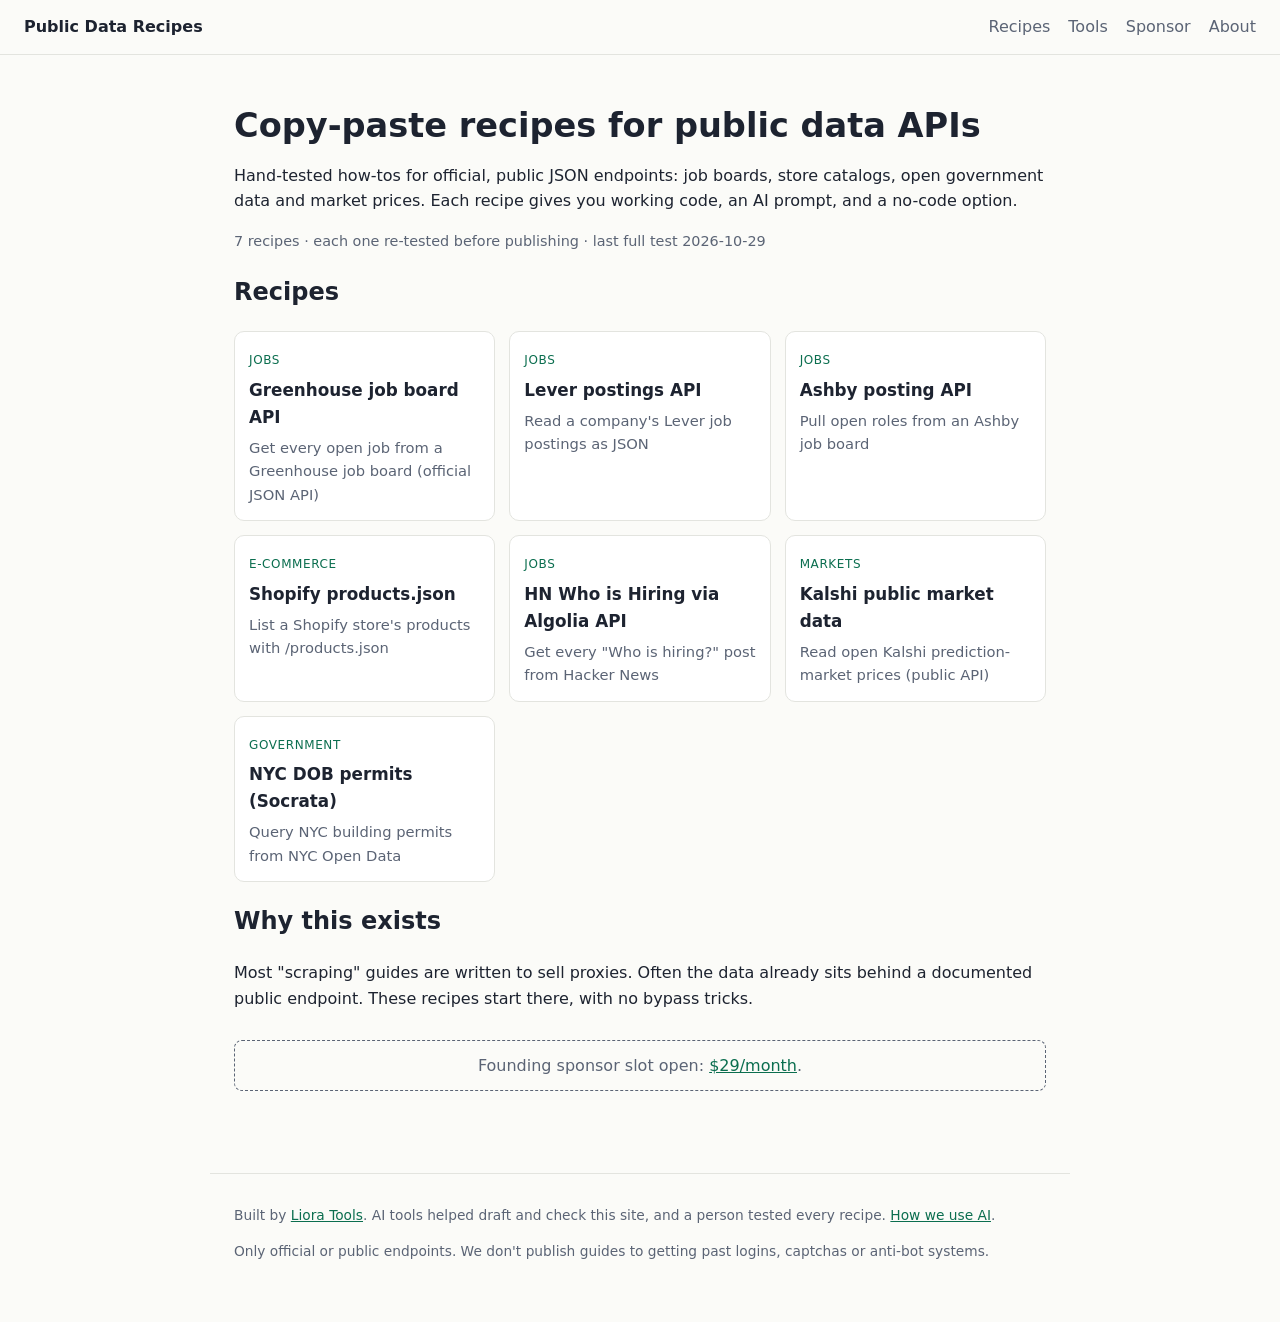
<file: public-data-recipes/index.html>
<!doctype html>
<html lang="en"><head><meta charset="utf-8"><meta name="viewport" content="width=device-width,initial-scale=1">
<title>Copy-paste recipes for public data APIs · Public Data Recipes</title>
<meta name="description" content="Hand-tested recipes for official public JSON endpoints: job boards, Shopify catalogs, open data and market prices.">
<link rel="canonical" href="https://liorablyth.github.io/public-data-recipes/">
<link rel="stylesheet" href="style.css">
</head><body>
<header class="top"><a class="brand" href="index.html">Public Data Recipes</a>
<nav><a href="index.html#recipes">Recipes</a><a href="tools.html">Tools</a><a href="sponsor.html">Sponsor</a><a href="about.html">About</a></nav></header>
<main><section class="hero"><h1>Copy-paste recipes for public data APIs</h1>
<p>Hand-tested how-tos for official, public JSON endpoints: job boards, store catalogs, open government data and market prices. Each recipe gives you working code, an AI prompt, and a no-code option.</p>
<p class="meta">7 recipes · each one re-tested before publishing · last full test 2026-10-29</p></section>
<section id="recipes"><h2>Recipes</h2><div class="grid"><a class="card" href="recipes/greenhouse-job-board-api.html"><span class="tag">Jobs</span><h3>Greenhouse job board API</h3><p>Get every open job from a Greenhouse job board (official JSON API)</p></a><a class="card" href="recipes/lever-postings-api.html"><span class="tag">Jobs</span><h3>Lever postings API</h3><p>Read a company&#x27;s Lever job postings as JSON</p></a><a class="card" href="recipes/ashby-job-board-api.html"><span class="tag">Jobs</span><h3>Ashby posting API</h3><p>Pull open roles from an Ashby job board</p></a><a class="card" href="recipes/shopify-products-json.html"><span class="tag">E-commerce</span><h3>Shopify products.json</h3><p>List a Shopify store&#x27;s products with /products.json</p></a><a class="card" href="recipes/hacker-news-who-is-hiring-api.html"><span class="tag">Jobs</span><h3>HN Who is Hiring via Algolia API</h3><p>Get every &quot;Who is hiring?&quot; post from Hacker News</p></a><a class="card" href="recipes/kalshi-markets-api.html"><span class="tag">Markets</span><h3>Kalshi public market data</h3><p>Read open Kalshi prediction-market prices (public API)</p></a><a class="card" href="recipes/nyc-building-permits-api.html"><span class="tag">Government</span><h3>NYC DOB permits (Socrata)</h3><p>Query NYC building permits from NYC Open Data</p></a></div></section>
<section><h2>Why this exists</h2><p>Most "scraping" guides are written to sell proxies. Often the data already sits behind a documented public endpoint. These recipes start there, with no bypass tricks.</p></section>
<aside class="slot">Founding sponsor slot open: <a href="sponsor.html">$29/month</a>.</aside></main>
<footer><p>Built by <a href="https://apify.com/liora-tools">Liora Tools</a>. AI tools helped draft and check this site, and a person tested every recipe. <a href="about.html#ai">How we use AI</a>.</p>
<p>Only official or public endpoints. We don't publish guides to getting past logins, captchas or anti-bot systems.</p></footer>
</body></html>
</file>
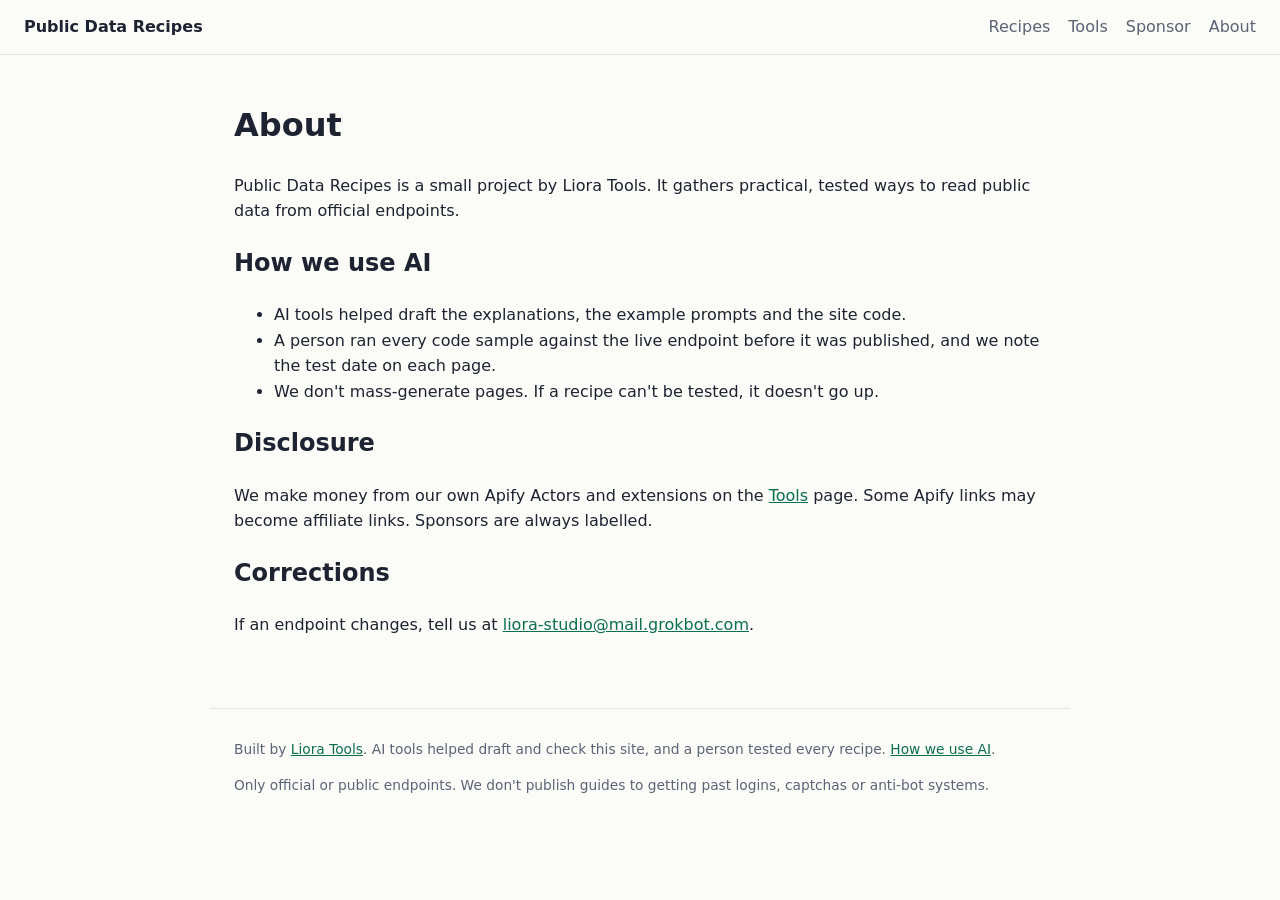
<file: public-data-recipes/about.html>
<!doctype html>
<html lang="en"><head><meta charset="utf-8"><meta name="viewport" content="width=device-width,initial-scale=1">
<title>About · Public Data Recipes</title>
<meta name="description" content="About Public Data Recipes and how we use AI.">
<link rel="canonical" href="https://liorablyth.github.io/public-data-recipes/about.html">
<link rel="stylesheet" href="style.css">
</head><body>
<header class="top"><a class="brand" href="index.html">Public Data Recipes</a>
<nav><a href="index.html#recipes">Recipes</a><a href="tools.html">Tools</a><a href="sponsor.html">Sponsor</a><a href="about.html">About</a></nav></header>
<main><h1>About</h1><p>Public Data Recipes is a small project by Liora Tools. It gathers practical, tested ways to read public data from official endpoints.</p>
<h2 id="ai">How we use AI</h2><ul><li>AI tools helped draft the explanations, the example prompts and the site code.</li>
<li>A person ran every code sample against the live endpoint before it was published, and we note the test date on each page.</li>
<li>We don't mass-generate pages. If a recipe can't be tested, it doesn't go up.</li></ul>
<h2>Disclosure</h2><p>We make money from our own Apify Actors and extensions on the <a href="tools.html">Tools</a> page. Some Apify links may become affiliate links. Sponsors are always labelled.</p>
<h2>Corrections</h2><p>If an endpoint changes, tell us at <a href="mailto:liora-studio@mail.grokbot.com">liora-studio@mail.grokbot.com</a>.</p></main>
<footer><p>Built by <a href="https://apify.com/liora-tools">Liora Tools</a>. AI tools helped draft and check this site, and a person tested every recipe. <a href="about.html#ai">How we use AI</a>.</p>
<p>Only official or public endpoints. We don't publish guides to getting past logins, captchas or anti-bot systems.</p></footer>
</body></html>
</file>
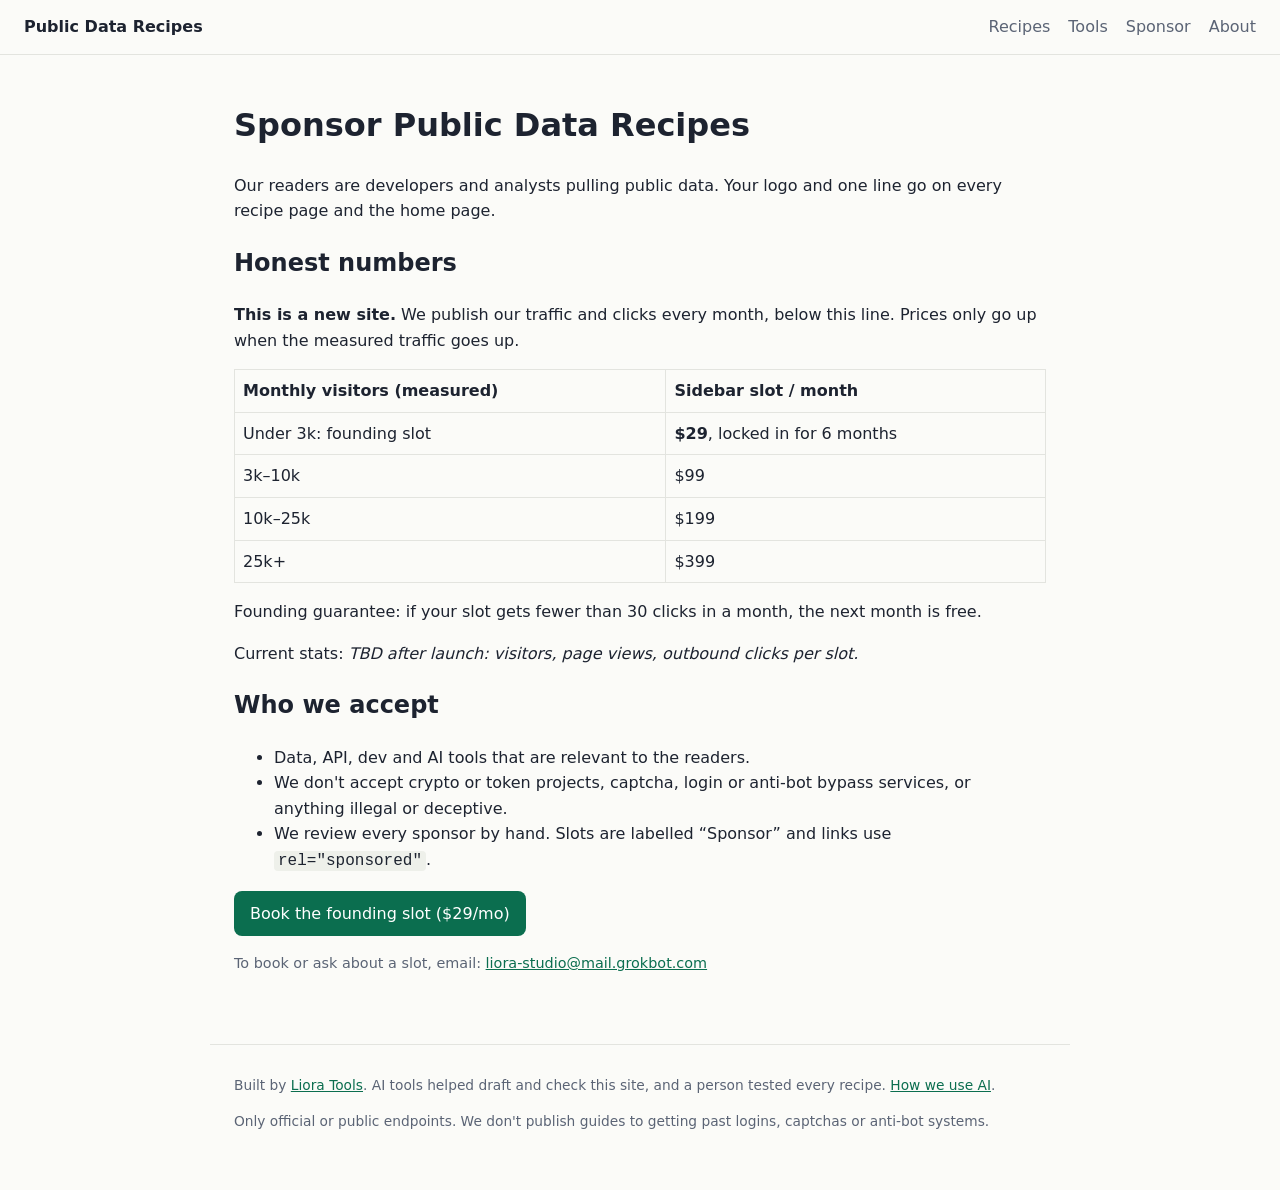
<file: public-data-recipes/sponsor.html>
<!doctype html>
<html lang="en"><head><meta charset="utf-8"><meta name="viewport" content="width=device-width,initial-scale=1">
<title>Sponsor · Public Data Recipes</title>
<meta name="description" content="Sponsor slots on Public Data Recipes, priced by measured traffic.">
<link rel="canonical" href="https://liorablyth.github.io/public-data-recipes/sponsor.html">
<link rel="stylesheet" href="style.css">
</head><body>
<header class="top"><a class="brand" href="index.html">Public Data Recipes</a>
<nav><a href="index.html#recipes">Recipes</a><a href="tools.html">Tools</a><a href="sponsor.html">Sponsor</a><a href="about.html">About</a></nav></header>
<main><h1>Sponsor Public Data Recipes</h1>
<p>Our readers are developers and analysts pulling public data. Your logo and one line go on every recipe page and the home page.</p>
<h2>Honest numbers</h2><p><strong>This is a new site.</strong> We publish our traffic and clicks every month, below this line. Prices only go up when the measured traffic goes up.</p>
<table class="t"><tr><th>Monthly visitors (measured)</th><th>Sidebar slot / month</th></tr>
<tr><td>Under 3k: founding slot</td><td><strong>$29</strong>, locked in for 6 months</td></tr>
<tr><td>3k–10k</td><td>$99</td></tr><tr><td>10k–25k</td><td>$199</td></tr><tr><td>25k+</td><td>$399</td></tr></table>
<p>Founding guarantee: if your slot gets fewer than 30 clicks in a month, the next month is free.</p>
<p>Current stats: <em>TBD after launch: visitors, page views, outbound clicks per slot.</em></p>
<h2>Who we accept</h2><ul><li>Data, API, dev and AI tools that are relevant to the readers.</li>
<li>We don't accept crypto or token projects, captcha, login or anti-bot bypass services, or anything illegal or deceptive.</li>
<li>We review every sponsor by hand. Slots are labelled “Sponsor” and links use <code>rel="sponsored"</code>.</li></ul>
<p><a class="btn" href="mailto:liora-studio@mail.grokbot.com?subject=Sponsor%20slot%20-%20Public%20Data%20Recipes" rel="nofollow">Book the founding slot ($29/mo)</a></p>
<p class="meta">To book or ask about a slot, email: <a href="mailto:liora-studio@mail.grokbot.com">liora-studio@mail.grokbot.com</a></p></main>
<footer><p>Built by <a href="https://apify.com/liora-tools">Liora Tools</a>. AI tools helped draft and check this site, and a person tested every recipe. <a href="about.html#ai">How we use AI</a>.</p>
<p>Only official or public endpoints. We don't publish guides to getting past logins, captchas or anti-bot systems.</p></footer>
</body></html>
</file>
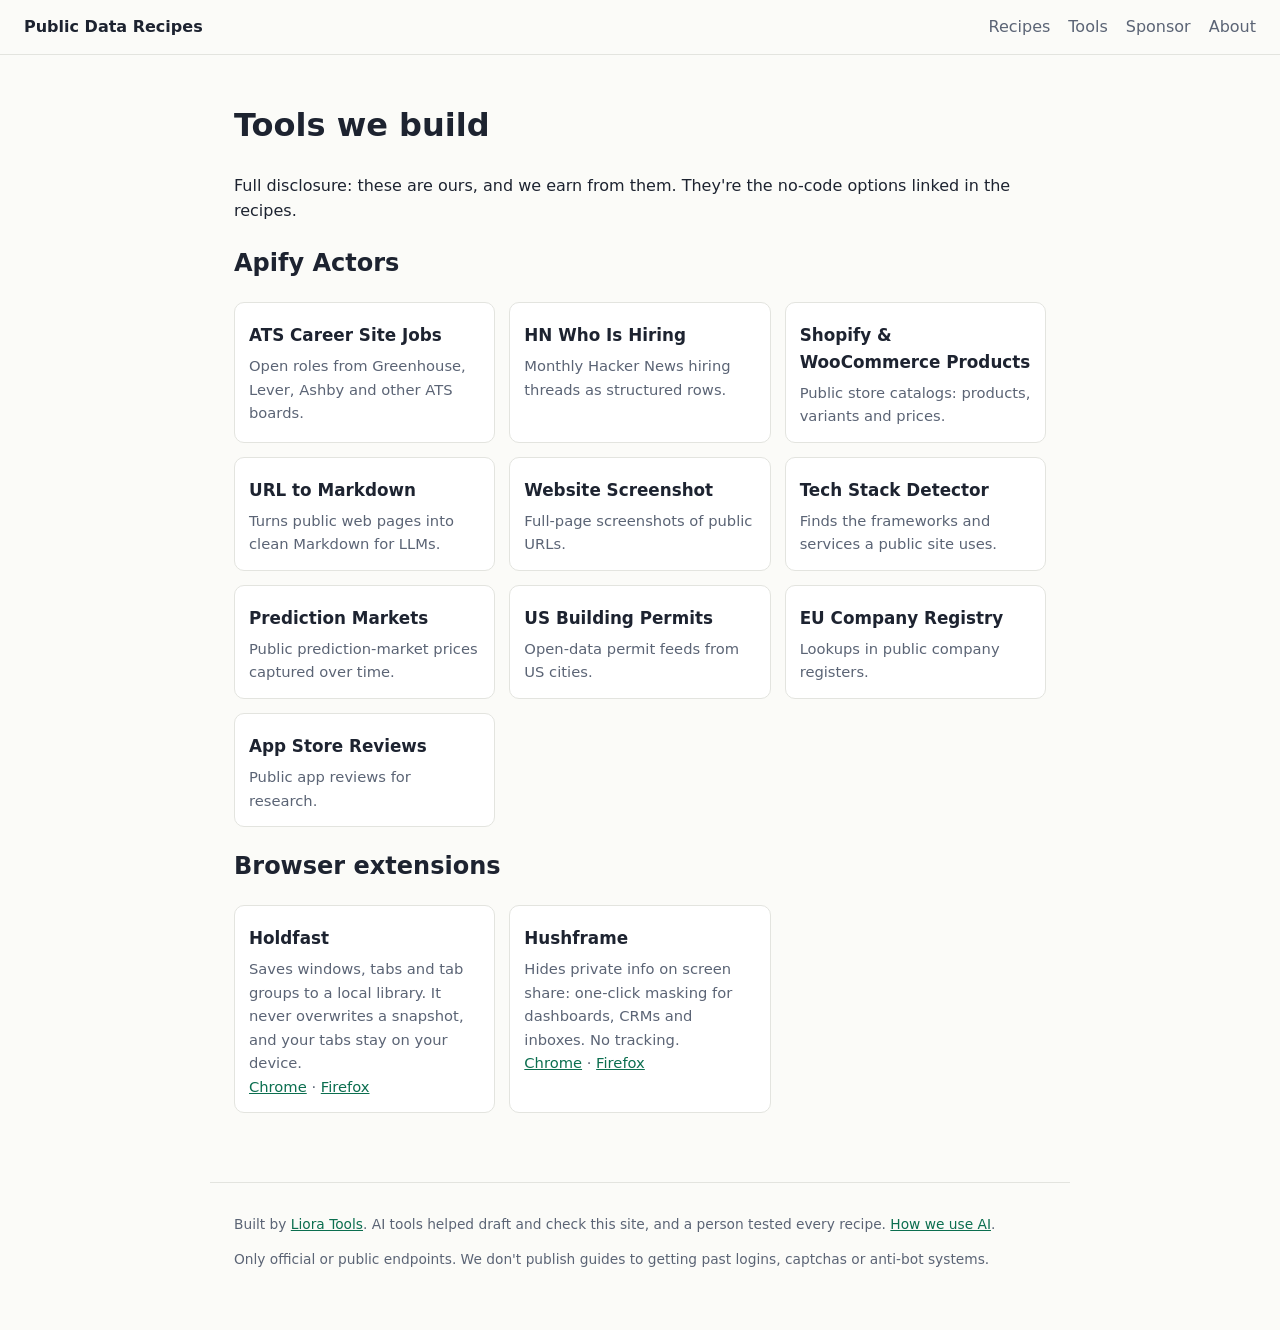
<file: public-data-recipes/tools.html>
<!doctype html>
<html lang="en"><head><meta charset="utf-8"><meta name="viewport" content="width=device-width,initial-scale=1">
<title>Tools · Public Data Recipes</title>
<meta name="description" content="Apify Actors and browser extensions by Liora Tools.">
<link rel="canonical" href="https://liorablyth.github.io/public-data-recipes/tools.html">
<link rel="stylesheet" href="style.css">
</head><body>
<header class="top"><a class="brand" href="index.html">Public Data Recipes</a>
<nav><a href="index.html#recipes">Recipes</a><a href="tools.html">Tools</a><a href="sponsor.html">Sponsor</a><a href="about.html">About</a></nav></header>
<main><h1>Tools we build</h1><p>Full disclosure: these are ours, and we earn from them. They're the no-code options linked in the recipes.</p><h2>Apify Actors</h2><div class='grid'><a class="card" href="https://apify.com/liora-tools/ats-career-site-jobs"><h3>ATS Career Site Jobs</h3><p>Open roles from Greenhouse, Lever, Ashby and other ATS boards.</p></a><a class="card" href="https://apify.com/liora-tools/hn-who-is-hiring"><h3>HN Who Is Hiring</h3><p>Monthly Hacker News hiring threads as structured rows.</p></a><a class="card" href="https://apify.com/liora-tools/shopify-woocommerce-products"><h3>Shopify &amp; WooCommerce Products</h3><p>Public store catalogs: products, variants and prices.</p></a><a class="card" href="https://apify.com/liora-tools/url-to-markdown"><h3>URL to Markdown</h3><p>Turns public web pages into clean Markdown for LLMs.</p></a><a class="card" href="https://apify.com/liora-tools/website-screenshot"><h3>Website Screenshot</h3><p>Full-page screenshots of public URLs.</p></a><a class="card" href="https://apify.com/liora-tools/tech-stack-detector"><h3>Tech Stack Detector</h3><p>Finds the frameworks and services a public site uses.</p></a><a class="card" href="https://apify.com/liora-tools/prediction-markets"><h3>Prediction Markets</h3><p>Public prediction-market prices captured over time.</p></a><a class="card" href="https://apify.com/liora-tools/us-building-permits"><h3>US Building Permits</h3><p>Open-data permit feeds from US cities.</p></a><a class="card" href="https://apify.com/liora-tools/eu-company-registry"><h3>EU Company Registry</h3><p>Lookups in public company registers.</p></a><a class="card" href="https://apify.com/liora-tools/app-store-reviews"><h3>App Store Reviews</h3><p>Public app reviews for research.</p></a></div>
<h2>Browser extensions</h2><div class="grid">
<div class="card"><h3>Holdfast</h3><p>Saves windows, tabs and tab groups to a local library. It never overwrites a snapshot, and your tabs stay on your device.</p><p><a href="https://chromewebstore.google.com/detail/holdfast/loilmfpcpebbjeobhmdkplkihllofija">Chrome</a> · <a href="https://addons.mozilla.org/addon/holdfast/">Firefox</a></p></div>
<div class="card"><h3>Hushframe</h3><p>Hides private info on screen share: one-click masking for dashboards, CRMs and inboxes. No tracking.</p><p><a href="https://chromewebstore.google.com/detail/bolajfjndicmllkefckhfnokehibnaoj">Chrome</a> · <a href="https://addons.mozilla.org/addon/hushframe/">Firefox</a></p></div>
</div><p class="meta"><!-- TODO: add Chrome Web Store links once Liora confirms them --></p></main>
<footer><p>Built by <a href="https://apify.com/liora-tools">Liora Tools</a>. AI tools helped draft and check this site, and a person tested every recipe. <a href="about.html#ai">How we use AI</a>.</p>
<p>Only official or public endpoints. We don't publish guides to getting past logins, captchas or anti-bot systems.</p></footer>
</body></html>
</file>
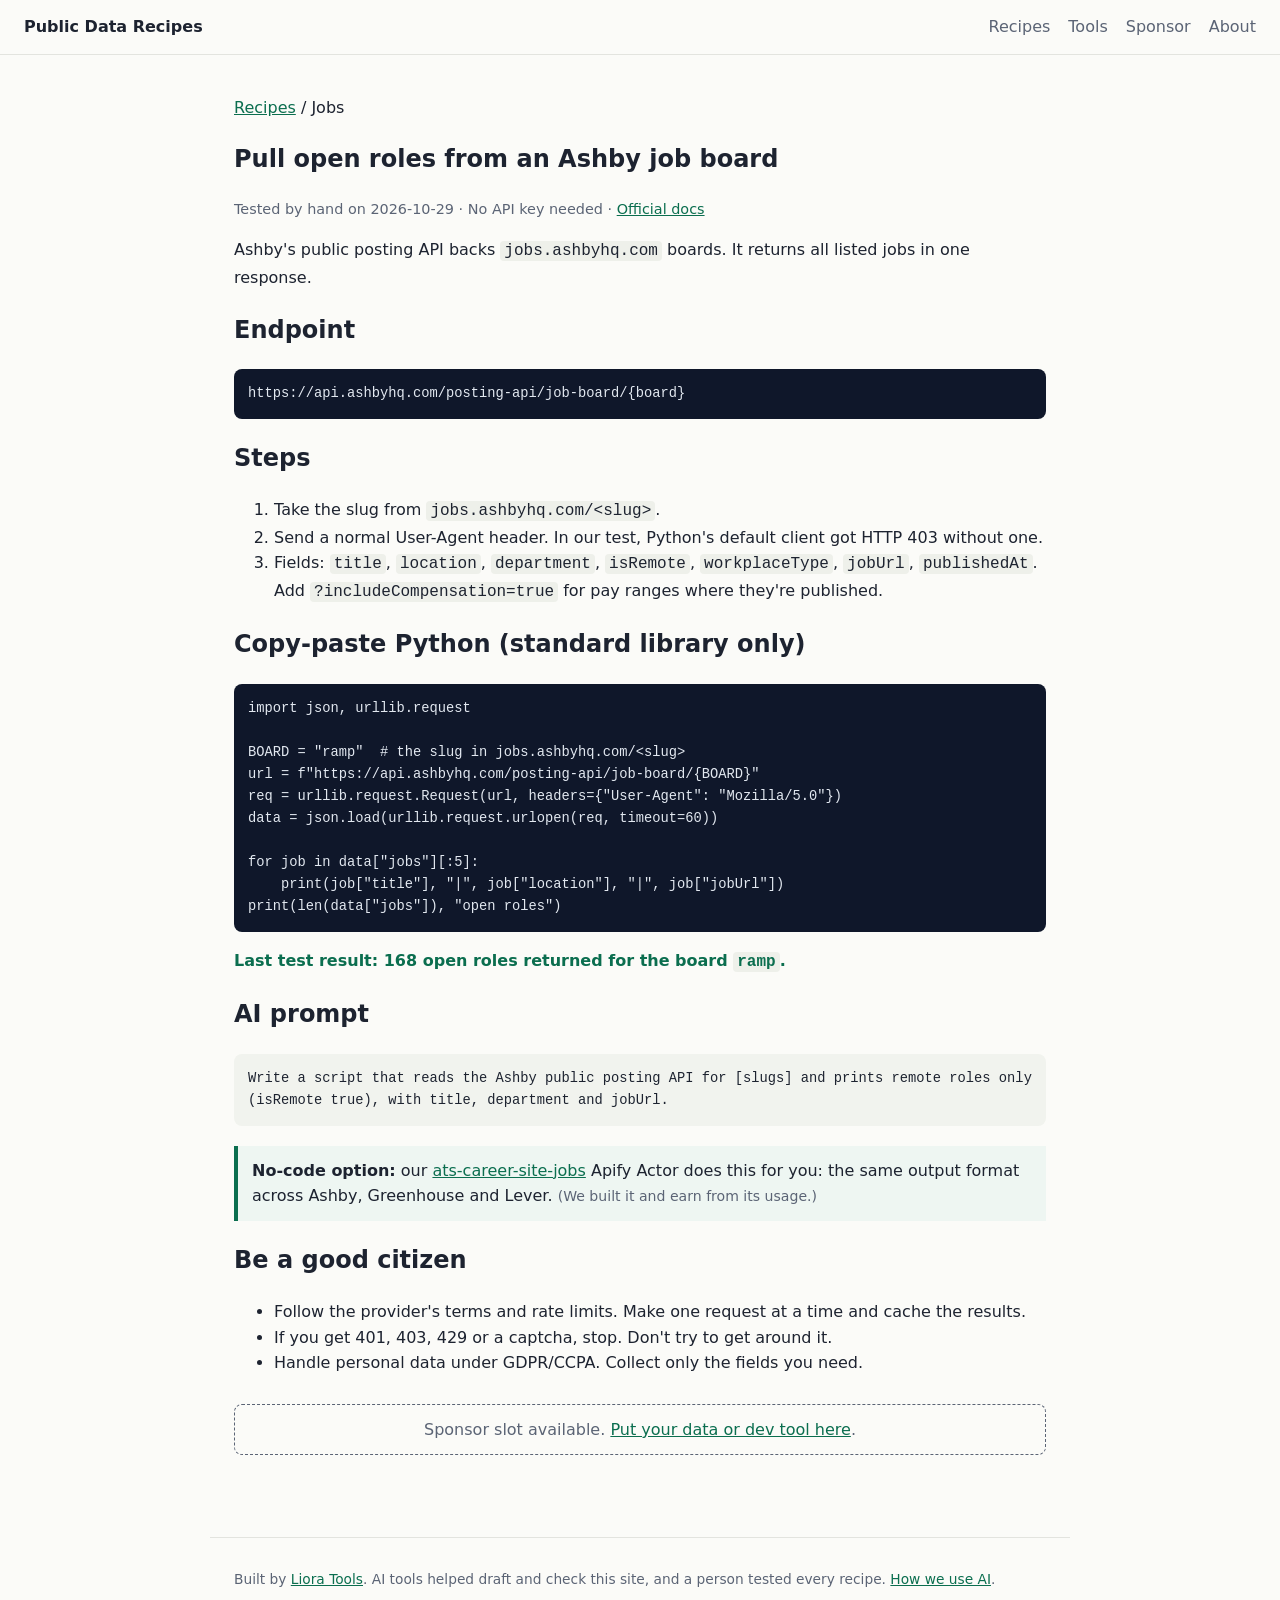
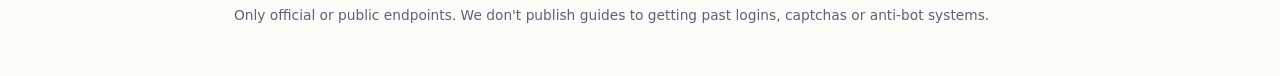
<file: public-data-recipes/recipes/ashby-job-board-api.html>
<!doctype html>
<html lang="en"><head><meta charset="utf-8"><meta name="viewport" content="width=device-width,initial-scale=1">
<title>Pull open roles from an Ashby job board · Public Data Recipes</title>
<meta name="description" content="Ashby&#x27;s public posting API backs jobs.ashbyhq.com boards. It returns all listed jobs in one response.">
<link rel="canonical" href="https://liorablyth.github.io/public-data-recipes/recipes/ashby-job-board-api.html">
<link rel="stylesheet" href="../style.css">
</head><body>
<header class="top"><a class="brand" href="../index.html">Public Data Recipes</a>
<nav><a href="../index.html#recipes">Recipes</a><a href="../tools.html">Tools</a><a href="../sponsor.html">Sponsor</a><a href="../about.html">About</a></nav></header>
<main><article class="recipe">
<p class="crumb"><a href="../index.html#recipes">Recipes</a> / Jobs</p>
<h1>Pull open roles from an Ashby job board</h1>
<p class="meta">Tested by hand on 2026-10-29 · No API key needed · <a href="https://developers.ashbyhq.com/docs/public-job-posting-api" rel="nofollow">Official docs</a></p>
<p>Ashby's public posting API backs <code>jobs.ashbyhq.com</code> boards. It returns all listed jobs in one response.</p>
<h2>Endpoint</h2><pre><code>https://api.ashbyhq.com/posting-api/job-board/{board}</code></pre>
<h2>Steps</h2><ol><li>Take the slug from <code>jobs.ashbyhq.com/&lt;slug&gt;</code>.</li><li>Send a normal User-Agent header. In our test, Python's default client got HTTP 403 without one.</li><li>Fields: <code>title</code>, <code>location</code>, <code>department</code>, <code>isRemote</code>, <code>workplaceType</code>, <code>jobUrl</code>, <code>publishedAt</code>. Add <code>?includeCompensation=true</code> for pay ranges where they're published.</li></ol>
<h2>Copy-paste Python (standard library only)</h2>
<pre><code>import json, urllib.request

BOARD = &quot;ramp&quot;  # the slug in jobs.ashbyhq.com/&lt;slug&gt;
url = f&quot;https://api.ashbyhq.com/posting-api/job-board/{BOARD}&quot;
req = urllib.request.Request(url, headers={&quot;User-Agent&quot;: &quot;Mozilla/5.0&quot;})
data = json.load(urllib.request.urlopen(req, timeout=60))

for job in data[&quot;jobs&quot;][:5]:
    print(job[&quot;title&quot;], &quot;|&quot;, job[&quot;location&quot;], &quot;|&quot;, job[&quot;jobUrl&quot;])
print(len(data[&quot;jobs&quot;]), &quot;open roles&quot;)
</code></pre>
<p class="ok">Last test result: 168 open roles returned for the board <code>ramp</code>.</p>
<h2>AI prompt</h2><pre class="prompt">Write a script that reads the Ashby public posting API for [slugs] and prints remote roles only (isRemote true), with title, department and jobUrl.</pre>
<div class="cta"><strong>No-code option:</strong> our <a href="https://apify.com/liora-tools/ats-career-site-jobs">ats-career-site-jobs</a> Apify Actor does this for you: the same output format across Ashby, Greenhouse and Lever. <span class="disc">(We built it and earn from its usage.)</span></div>
<h2>Be a good citizen</h2><ul><li>Follow the provider's terms and rate limits. Make one request at a time and cache the results.</li><li>If you get 401, 403, 429 or a captcha, stop. Don't try to get around it.</li><li>Handle personal data under GDPR/CCPA. Collect only the fields you need.</li></ul>
<aside class="slot">Sponsor slot available. <a href="../sponsor.html">Put your data or dev tool here</a>.</aside>
</article></main>
<footer><p>Built by <a href="https://apify.com/liora-tools">Liora Tools</a>. AI tools helped draft and check this site, and a person tested every recipe. <a href="../about.html#ai">How we use AI</a>.</p>
<p>Only official or public endpoints. We don't publish guides to getting past logins, captchas or anti-bot systems.</p></footer>
</body></html>
</file>
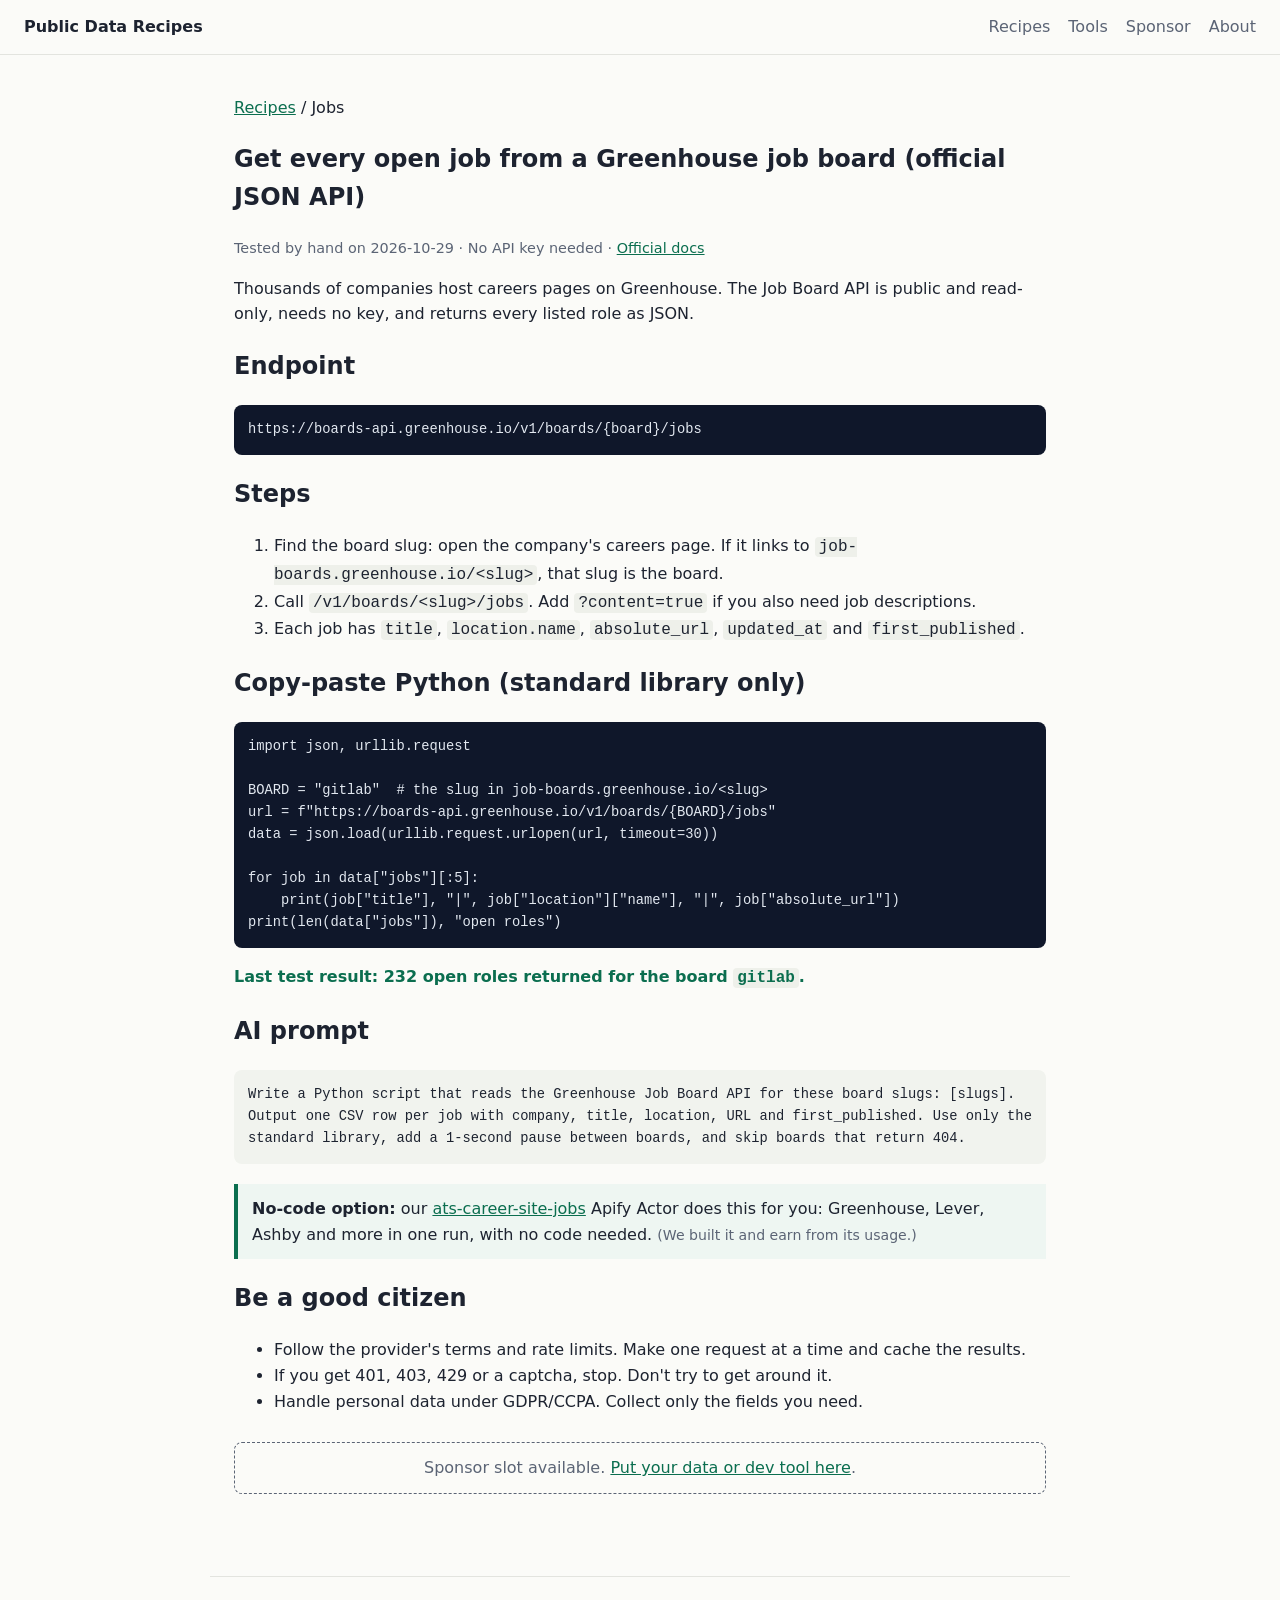
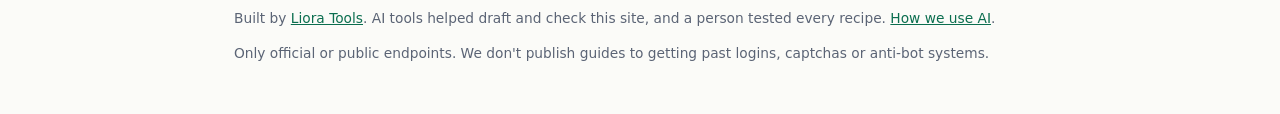
<file: public-data-recipes/recipes/greenhouse-job-board-api.html>
<!doctype html>
<html lang="en"><head><meta charset="utf-8"><meta name="viewport" content="width=device-width,initial-scale=1">
<title>Get every open job from a Greenhouse job board (official JSON API) · Public Data Recipes</title>
<meta name="description" content="Thousands of companies host careers pages on Greenhouse. The Job Board API is public and read-only, needs no key, and returns every listed role as JSON.">
<link rel="canonical" href="https://liorablyth.github.io/public-data-recipes/recipes/greenhouse-job-board-api.html">
<link rel="stylesheet" href="../style.css">
</head><body>
<header class="top"><a class="brand" href="../index.html">Public Data Recipes</a>
<nav><a href="../index.html#recipes">Recipes</a><a href="../tools.html">Tools</a><a href="../sponsor.html">Sponsor</a><a href="../about.html">About</a></nav></header>
<main><article class="recipe">
<p class="crumb"><a href="../index.html#recipes">Recipes</a> / Jobs</p>
<h1>Get every open job from a Greenhouse job board (official JSON API)</h1>
<p class="meta">Tested by hand on 2026-10-29 · No API key needed · <a href="https://developers.greenhouse.io/job-board.html" rel="nofollow">Official docs</a></p>
<p>Thousands of companies host careers pages on Greenhouse. The Job Board API is public and read-only, needs no key, and returns every listed role as JSON.</p>
<h2>Endpoint</h2><pre><code>https://boards-api.greenhouse.io/v1/boards/{board}/jobs</code></pre>
<h2>Steps</h2><ol><li>Find the board slug: open the company's careers page. If it links to <code>job-boards.greenhouse.io/&lt;slug&gt;</code>, that slug is the board.</li><li>Call <code>/v1/boards/&lt;slug&gt;/jobs</code>. Add <code>?content=true</code> if you also need job descriptions.</li><li>Each job has <code>title</code>, <code>location.name</code>, <code>absolute_url</code>, <code>updated_at</code> and <code>first_published</code>.</li></ol>
<h2>Copy-paste Python (standard library only)</h2>
<pre><code>import json, urllib.request

BOARD = &quot;gitlab&quot;  # the slug in job-boards.greenhouse.io/&lt;slug&gt;
url = f&quot;https://boards-api.greenhouse.io/v1/boards/{BOARD}/jobs&quot;
data = json.load(urllib.request.urlopen(url, timeout=30))

for job in data[&quot;jobs&quot;][:5]:
    print(job[&quot;title&quot;], &quot;|&quot;, job[&quot;location&quot;][&quot;name&quot;], &quot;|&quot;, job[&quot;absolute_url&quot;])
print(len(data[&quot;jobs&quot;]), &quot;open roles&quot;)
</code></pre>
<p class="ok">Last test result: 232 open roles returned for the board <code>gitlab</code>.</p>
<h2>AI prompt</h2><pre class="prompt">Write a Python script that reads the Greenhouse Job Board API for these board slugs: [slugs]. Output one CSV row per job with company, title, location, URL and first_published. Use only the standard library, add a 1-second pause between boards, and skip boards that return 404.</pre>
<div class="cta"><strong>No-code option:</strong> our <a href="https://apify.com/liora-tools/ats-career-site-jobs">ats-career-site-jobs</a> Apify Actor does this for you: Greenhouse, Lever, Ashby and more in one run, with no code needed. <span class="disc">(We built it and earn from its usage.)</span></div>
<h2>Be a good citizen</h2><ul><li>Follow the provider's terms and rate limits. Make one request at a time and cache the results.</li><li>If you get 401, 403, 429 or a captcha, stop. Don't try to get around it.</li><li>Handle personal data under GDPR/CCPA. Collect only the fields you need.</li></ul>
<aside class="slot">Sponsor slot available. <a href="../sponsor.html">Put your data or dev tool here</a>.</aside>
</article></main>
<footer><p>Built by <a href="https://apify.com/liora-tools">Liora Tools</a>. AI tools helped draft and check this site, and a person tested every recipe. <a href="../about.html#ai">How we use AI</a>.</p>
<p>Only official or public endpoints. We don't publish guides to getting past logins, captchas or anti-bot systems.</p></footer>
</body></html>
</file>
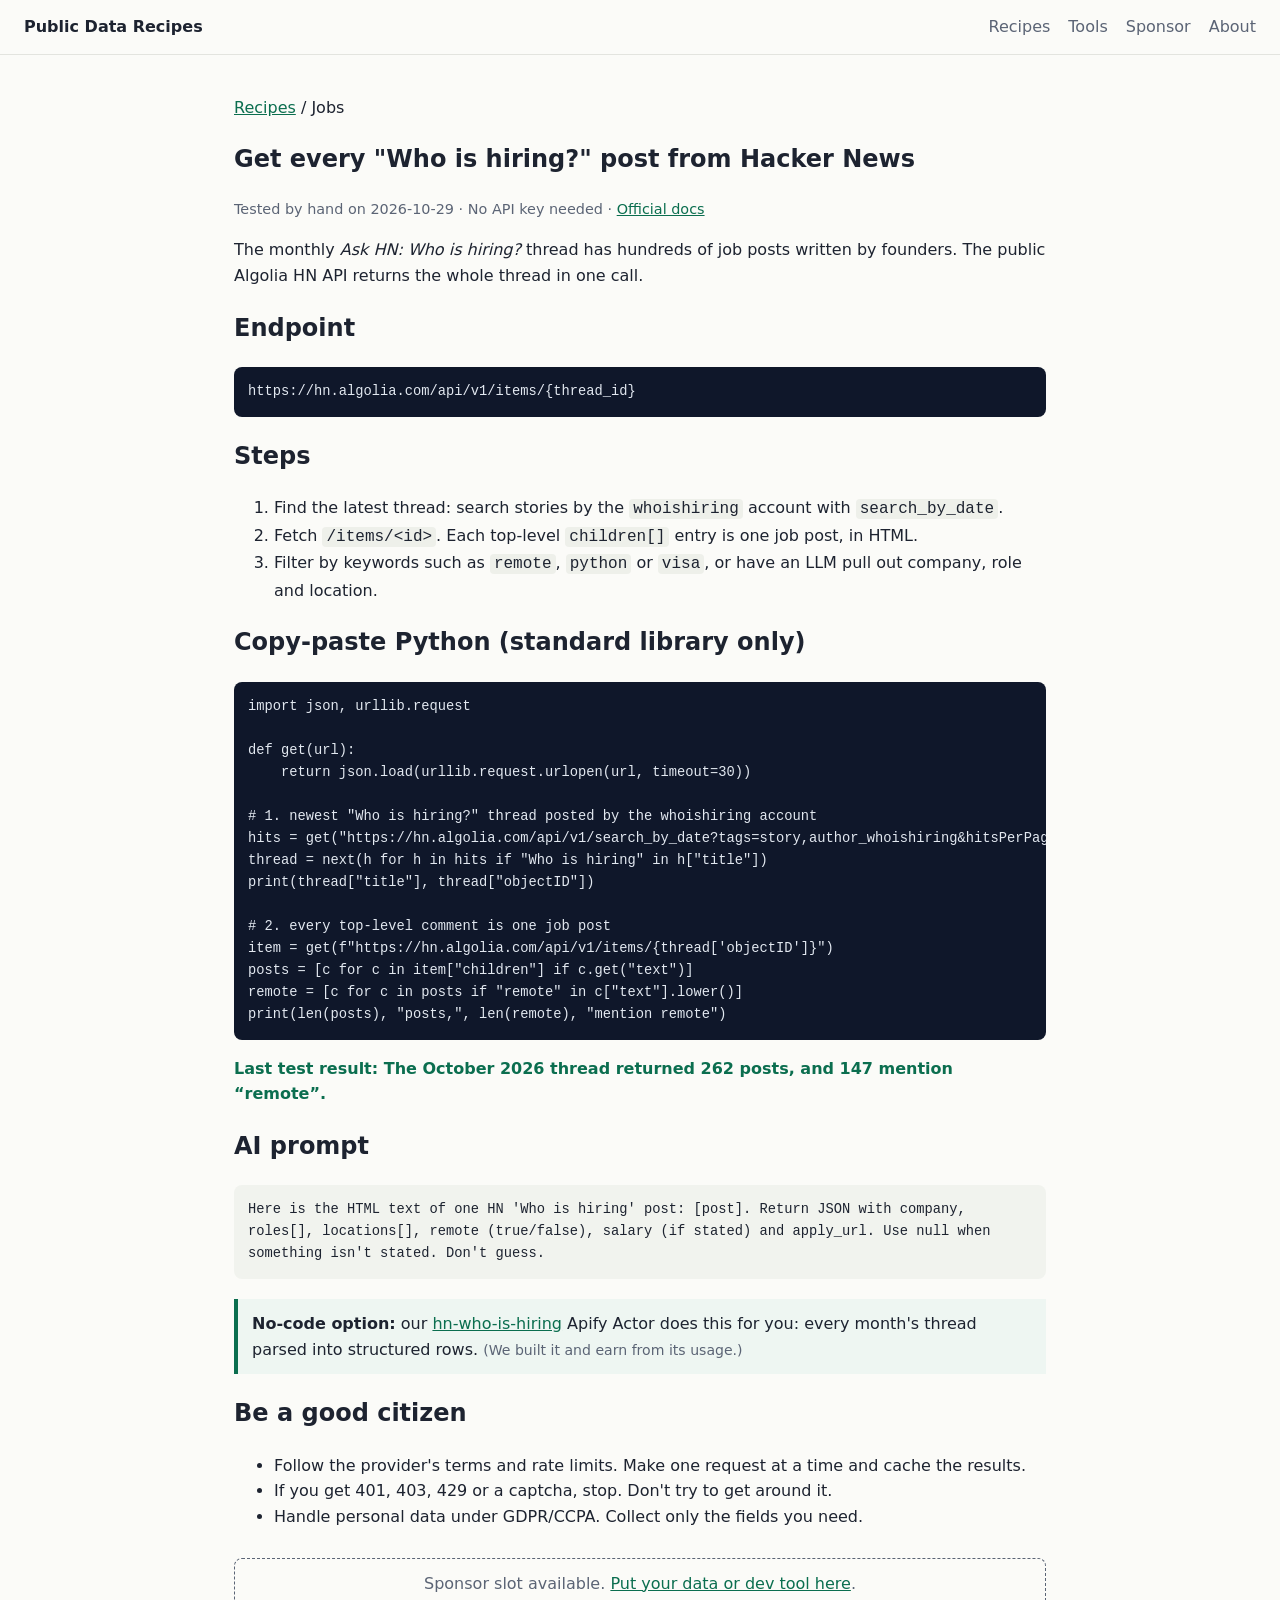
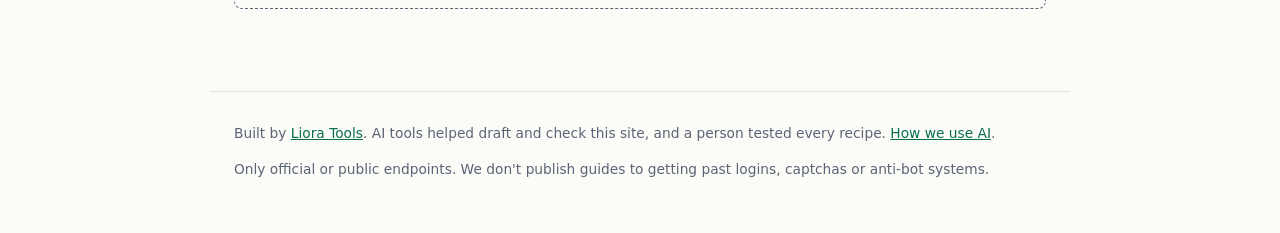
<file: public-data-recipes/recipes/hacker-news-who-is-hiring-api.html>
<!doctype html>
<html lang="en"><head><meta charset="utf-8"><meta name="viewport" content="width=device-width,initial-scale=1">
<title>Get every &quot;Who is hiring?&quot; post from Hacker News · Public Data Recipes</title>
<meta name="description" content="The monthly &lt;em&gt;Ask HN: Who is hiring?&lt;/em&gt; thread has hundreds of job posts written by founders. The public Algolia HN API returns the whole thread in one">
<link rel="canonical" href="https://liorablyth.github.io/public-data-recipes/recipes/hacker-news-who-is-hiring-api.html">
<link rel="stylesheet" href="../style.css">
</head><body>
<header class="top"><a class="brand" href="../index.html">Public Data Recipes</a>
<nav><a href="../index.html#recipes">Recipes</a><a href="../tools.html">Tools</a><a href="../sponsor.html">Sponsor</a><a href="../about.html">About</a></nav></header>
<main><article class="recipe">
<p class="crumb"><a href="../index.html#recipes">Recipes</a> / Jobs</p>
<h1>Get every &quot;Who is hiring?&quot; post from Hacker News</h1>
<p class="meta">Tested by hand on 2026-10-29 · No API key needed · <a href="https://hn.algolia.com/api" rel="nofollow">Official docs</a></p>
<p>The monthly <em>Ask HN: Who is hiring?</em> thread has hundreds of job posts written by founders. The public Algolia HN API returns the whole thread in one call.</p>
<h2>Endpoint</h2><pre><code>https://hn.algolia.com/api/v1/items/{thread_id}</code></pre>
<h2>Steps</h2><ol><li>Find the latest thread: search stories by the <code>whoishiring</code> account with <code>search_by_date</code>.</li><li>Fetch <code>/items/&lt;id&gt;</code>. Each top-level <code>children[]</code> entry is one job post, in HTML.</li><li>Filter by keywords such as <code>remote</code>, <code>python</code> or <code>visa</code>, or have an LLM pull out company, role and location.</li></ol>
<h2>Copy-paste Python (standard library only)</h2>
<pre><code>import json, urllib.request

def get(url):
    return json.load(urllib.request.urlopen(url, timeout=30))

# 1. newest &quot;Who is hiring?&quot; thread posted by the whoishiring account
hits = get(&quot;https://hn.algolia.com/api/v1/search_by_date?tags=story,author_whoishiring&amp;hitsPerPage=10&quot;)[&quot;hits&quot;]
thread = next(h for h in hits if &quot;Who is hiring&quot; in h[&quot;title&quot;])
print(thread[&quot;title&quot;], thread[&quot;objectID&quot;])

# 2. every top-level comment is one job post
item = get(f&quot;https://hn.algolia.com/api/v1/items/{thread[&#x27;objectID&#x27;]}&quot;)
posts = [c for c in item[&quot;children&quot;] if c.get(&quot;text&quot;)]
remote = [c for c in posts if &quot;remote&quot; in c[&quot;text&quot;].lower()]
print(len(posts), &quot;posts,&quot;, len(remote), &quot;mention remote&quot;)
</code></pre>
<p class="ok">Last test result: The October 2026 thread returned 262 posts, and 147 mention “remote”.</p>
<h2>AI prompt</h2><pre class="prompt">Here is the HTML text of one HN &#x27;Who is hiring&#x27; post: [post]. Return JSON with company, roles[], locations[], remote (true/false), salary (if stated) and apply_url. Use null when something isn&#x27;t stated. Don&#x27;t guess.</pre>
<div class="cta"><strong>No-code option:</strong> our <a href="https://apify.com/liora-tools/hn-who-is-hiring">hn-who-is-hiring</a> Apify Actor does this for you: every month&#x27;s thread parsed into structured rows. <span class="disc">(We built it and earn from its usage.)</span></div>
<h2>Be a good citizen</h2><ul><li>Follow the provider's terms and rate limits. Make one request at a time and cache the results.</li><li>If you get 401, 403, 429 or a captcha, stop. Don't try to get around it.</li><li>Handle personal data under GDPR/CCPA. Collect only the fields you need.</li></ul>
<aside class="slot">Sponsor slot available. <a href="../sponsor.html">Put your data or dev tool here</a>.</aside>
</article></main>
<footer><p>Built by <a href="https://apify.com/liora-tools">Liora Tools</a>. AI tools helped draft and check this site, and a person tested every recipe. <a href="../about.html#ai">How we use AI</a>.</p>
<p>Only official or public endpoints. We don't publish guides to getting past logins, captchas or anti-bot systems.</p></footer>
</body></html>
</file>
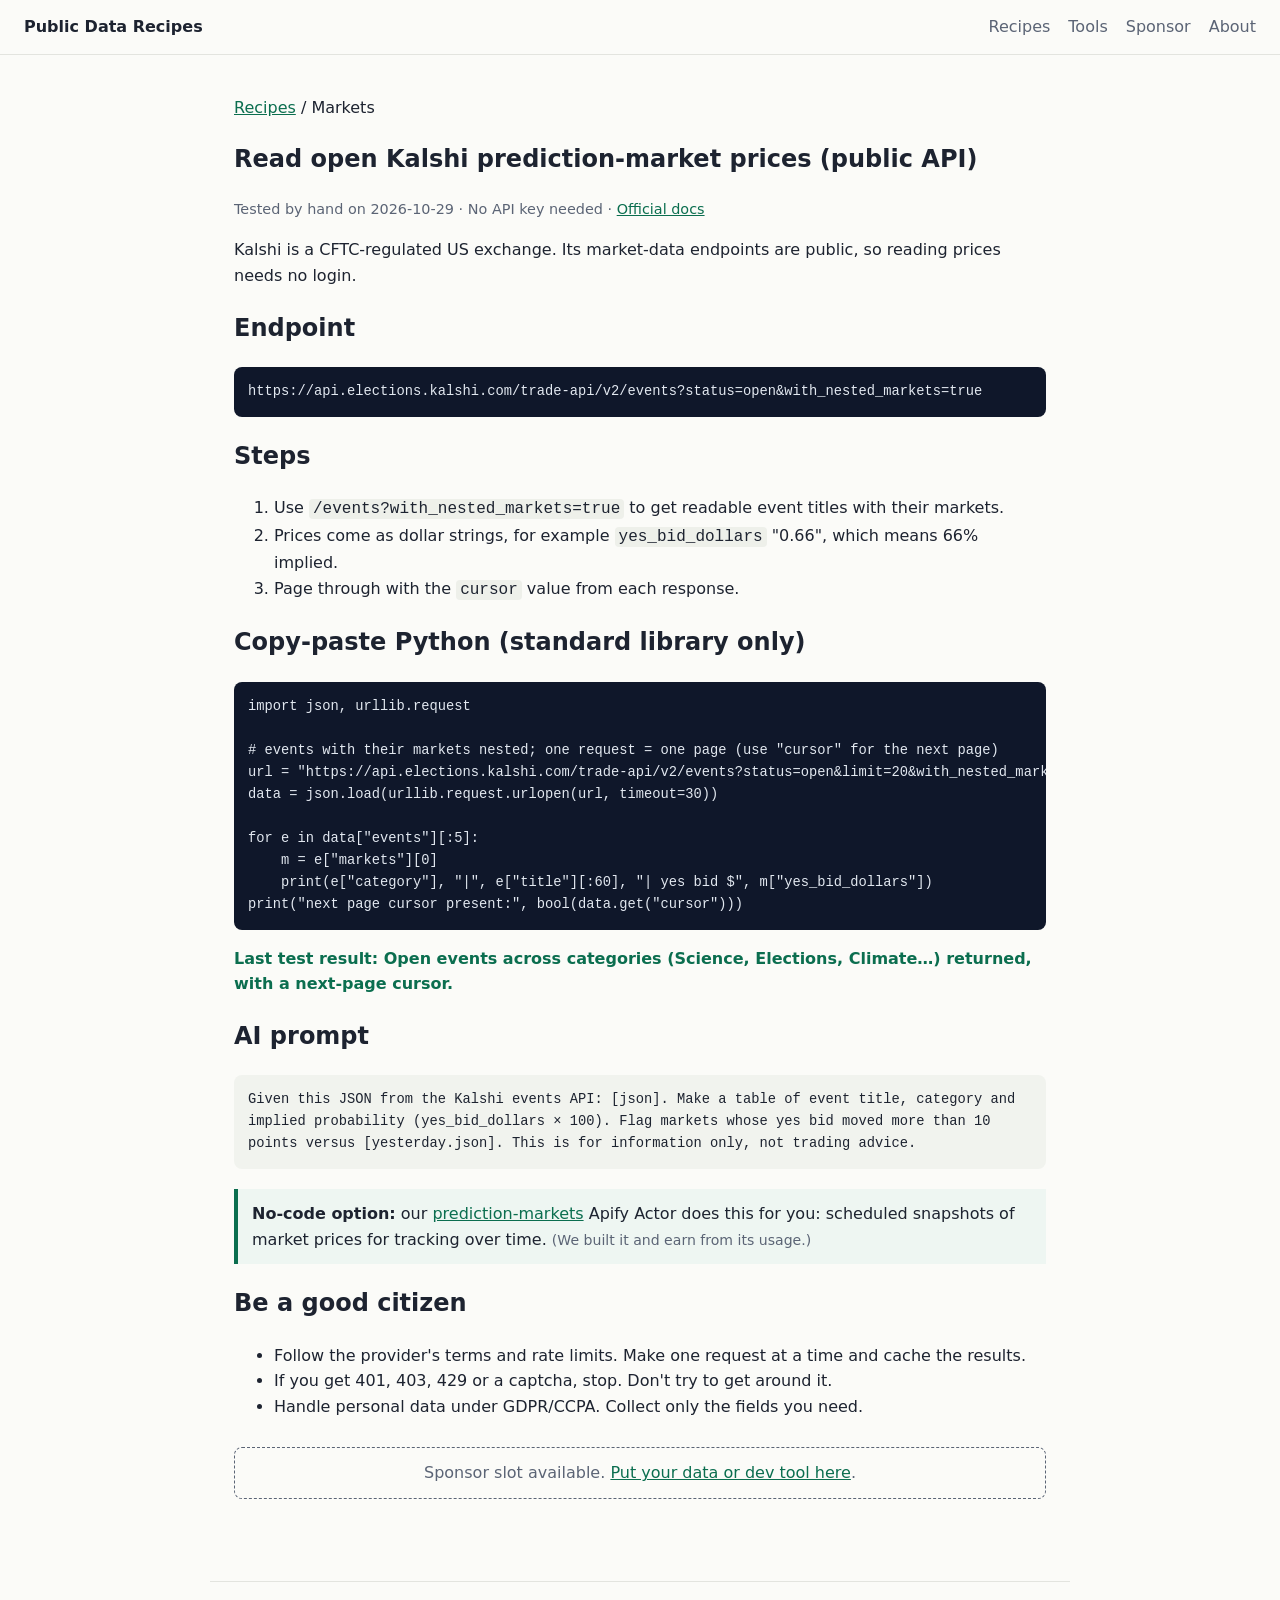
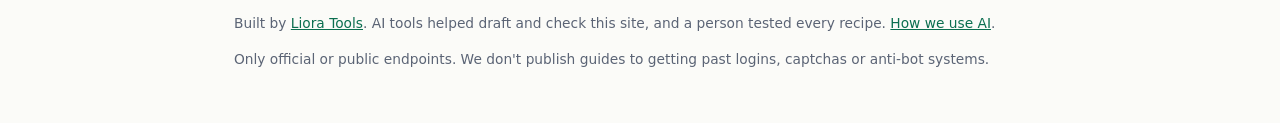
<file: public-data-recipes/recipes/kalshi-markets-api.html>
<!doctype html>
<html lang="en"><head><meta charset="utf-8"><meta name="viewport" content="width=device-width,initial-scale=1">
<title>Read open Kalshi prediction-market prices (public API) · Public Data Recipes</title>
<meta name="description" content="Kalshi is a CFTC-regulated US exchange. Its market-data endpoints are public, so reading prices needs no login.">
<link rel="canonical" href="https://liorablyth.github.io/public-data-recipes/recipes/kalshi-markets-api.html">
<link rel="stylesheet" href="../style.css">
</head><body>
<header class="top"><a class="brand" href="../index.html">Public Data Recipes</a>
<nav><a href="../index.html#recipes">Recipes</a><a href="../tools.html">Tools</a><a href="../sponsor.html">Sponsor</a><a href="../about.html">About</a></nav></header>
<main><article class="recipe">
<p class="crumb"><a href="../index.html#recipes">Recipes</a> / Markets</p>
<h1>Read open Kalshi prediction-market prices (public API)</h1>
<p class="meta">Tested by hand on 2026-10-29 · No API key needed · <a href="https://docs.kalshi.com/" rel="nofollow">Official docs</a></p>
<p>Kalshi is a CFTC-regulated US exchange. Its market-data endpoints are public, so reading prices needs no login.</p>
<h2>Endpoint</h2><pre><code>https://api.elections.kalshi.com/trade-api/v2/events?status=open&amp;with_nested_markets=true</code></pre>
<h2>Steps</h2><ol><li>Use <code>/events?with_nested_markets=true</code> to get readable event titles with their markets.</li><li>Prices come as dollar strings, for example <code>yes_bid_dollars</code> "0.66", which means 66% implied.</li><li>Page through with the <code>cursor</code> value from each response.</li></ol>
<h2>Copy-paste Python (standard library only)</h2>
<pre><code>import json, urllib.request

# events with their markets nested; one request = one page (use &quot;cursor&quot; for the next page)
url = &quot;https://api.elections.kalshi.com/trade-api/v2/events?status=open&amp;limit=20&amp;with_nested_markets=true&quot;
data = json.load(urllib.request.urlopen(url, timeout=30))

for e in data[&quot;events&quot;][:5]:
    m = e[&quot;markets&quot;][0]
    print(e[&quot;category&quot;], &quot;|&quot;, e[&quot;title&quot;][:60], &quot;| yes bid $&quot;, m[&quot;yes_bid_dollars&quot;])
print(&quot;next page cursor present:&quot;, bool(data.get(&quot;cursor&quot;)))
</code></pre>
<p class="ok">Last test result: Open events across categories (Science, Elections, Climate…) returned, with a next-page cursor.</p>
<h2>AI prompt</h2><pre class="prompt">Given this JSON from the Kalshi events API: [json]. Make a table of event title, category and implied probability (yes_bid_dollars × 100). Flag markets whose yes bid moved more than 10 points versus [yesterday.json]. This is for information only, not trading advice.</pre>
<div class="cta"><strong>No-code option:</strong> our <a href="https://apify.com/liora-tools/prediction-markets">prediction-markets</a> Apify Actor does this for you: scheduled snapshots of market prices for tracking over time. <span class="disc">(We built it and earn from its usage.)</span></div>
<h2>Be a good citizen</h2><ul><li>Follow the provider's terms and rate limits. Make one request at a time and cache the results.</li><li>If you get 401, 403, 429 or a captcha, stop. Don't try to get around it.</li><li>Handle personal data under GDPR/CCPA. Collect only the fields you need.</li></ul>
<aside class="slot">Sponsor slot available. <a href="../sponsor.html">Put your data or dev tool here</a>.</aside>
</article></main>
<footer><p>Built by <a href="https://apify.com/liora-tools">Liora Tools</a>. AI tools helped draft and check this site, and a person tested every recipe. <a href="../about.html#ai">How we use AI</a>.</p>
<p>Only official or public endpoints. We don't publish guides to getting past logins, captchas or anti-bot systems.</p></footer>
</body></html>
</file>
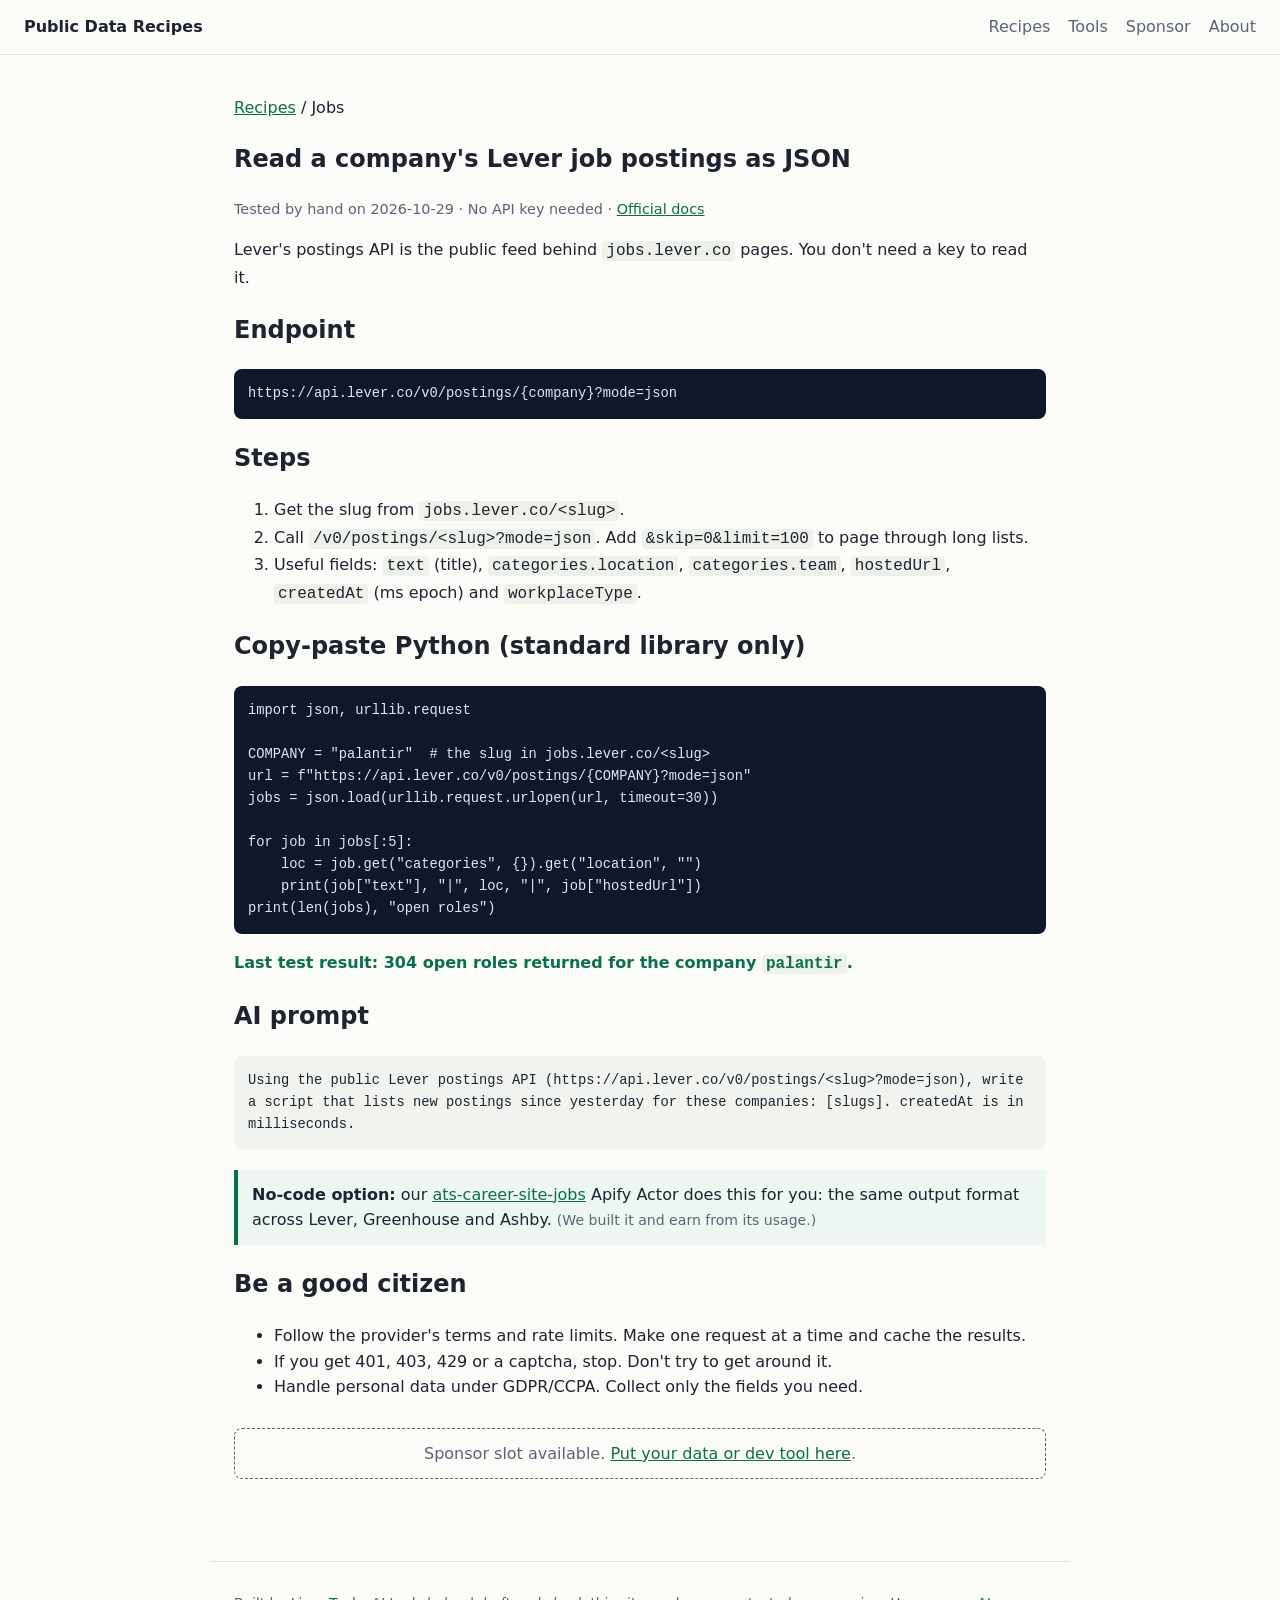
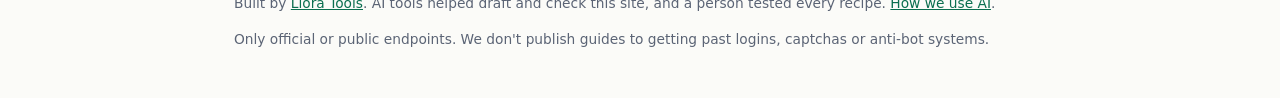
<file: public-data-recipes/recipes/lever-postings-api.html>
<!doctype html>
<html lang="en"><head><meta charset="utf-8"><meta name="viewport" content="width=device-width,initial-scale=1">
<title>Read a company&#x27;s Lever job postings as JSON · Public Data Recipes</title>
<meta name="description" content="Lever&#x27;s postings API is the public feed behind jobs.lever.co pages. You don&#x27;t need a key to read it.">
<link rel="canonical" href="https://liorablyth.github.io/public-data-recipes/recipes/lever-postings-api.html">
<link rel="stylesheet" href="../style.css">
</head><body>
<header class="top"><a class="brand" href="../index.html">Public Data Recipes</a>
<nav><a href="../index.html#recipes">Recipes</a><a href="../tools.html">Tools</a><a href="../sponsor.html">Sponsor</a><a href="../about.html">About</a></nav></header>
<main><article class="recipe">
<p class="crumb"><a href="../index.html#recipes">Recipes</a> / Jobs</p>
<h1>Read a company&#x27;s Lever job postings as JSON</h1>
<p class="meta">Tested by hand on 2026-10-29 · No API key needed · <a href="https://github.com/lever/postings-api" rel="nofollow">Official docs</a></p>
<p>Lever's postings API is the public feed behind <code>jobs.lever.co</code> pages. You don't need a key to read it.</p>
<h2>Endpoint</h2><pre><code>https://api.lever.co/v0/postings/{company}?mode=json</code></pre>
<h2>Steps</h2><ol><li>Get the slug from <code>jobs.lever.co/&lt;slug&gt;</code>.</li><li>Call <code>/v0/postings/&lt;slug&gt;?mode=json</code>. Add <code>&amp;skip=0&amp;limit=100</code> to page through long lists.</li><li>Useful fields: <code>text</code> (title), <code>categories.location</code>, <code>categories.team</code>, <code>hostedUrl</code>, <code>createdAt</code> (ms epoch) and <code>workplaceType</code>.</li></ol>
<h2>Copy-paste Python (standard library only)</h2>
<pre><code>import json, urllib.request

COMPANY = &quot;palantir&quot;  # the slug in jobs.lever.co/&lt;slug&gt;
url = f&quot;https://api.lever.co/v0/postings/{COMPANY}?mode=json&quot;
jobs = json.load(urllib.request.urlopen(url, timeout=30))

for job in jobs[:5]:
    loc = job.get(&quot;categories&quot;, {}).get(&quot;location&quot;, &quot;&quot;)
    print(job[&quot;text&quot;], &quot;|&quot;, loc, &quot;|&quot;, job[&quot;hostedUrl&quot;])
print(len(jobs), &quot;open roles&quot;)
</code></pre>
<p class="ok">Last test result: 304 open roles returned for the company <code>palantir</code>.</p>
<h2>AI prompt</h2><pre class="prompt">Using the public Lever postings API (https://api.lever.co/v0/postings/&lt;slug&gt;?mode=json), write a script that lists new postings since yesterday for these companies: [slugs]. createdAt is in milliseconds.</pre>
<div class="cta"><strong>No-code option:</strong> our <a href="https://apify.com/liora-tools/ats-career-site-jobs">ats-career-site-jobs</a> Apify Actor does this for you: the same output format across Lever, Greenhouse and Ashby. <span class="disc">(We built it and earn from its usage.)</span></div>
<h2>Be a good citizen</h2><ul><li>Follow the provider's terms and rate limits. Make one request at a time and cache the results.</li><li>If you get 401, 403, 429 or a captcha, stop. Don't try to get around it.</li><li>Handle personal data under GDPR/CCPA. Collect only the fields you need.</li></ul>
<aside class="slot">Sponsor slot available. <a href="../sponsor.html">Put your data or dev tool here</a>.</aside>
</article></main>
<footer><p>Built by <a href="https://apify.com/liora-tools">Liora Tools</a>. AI tools helped draft and check this site, and a person tested every recipe. <a href="../about.html#ai">How we use AI</a>.</p>
<p>Only official or public endpoints. We don't publish guides to getting past logins, captchas or anti-bot systems.</p></footer>
</body></html>
</file>
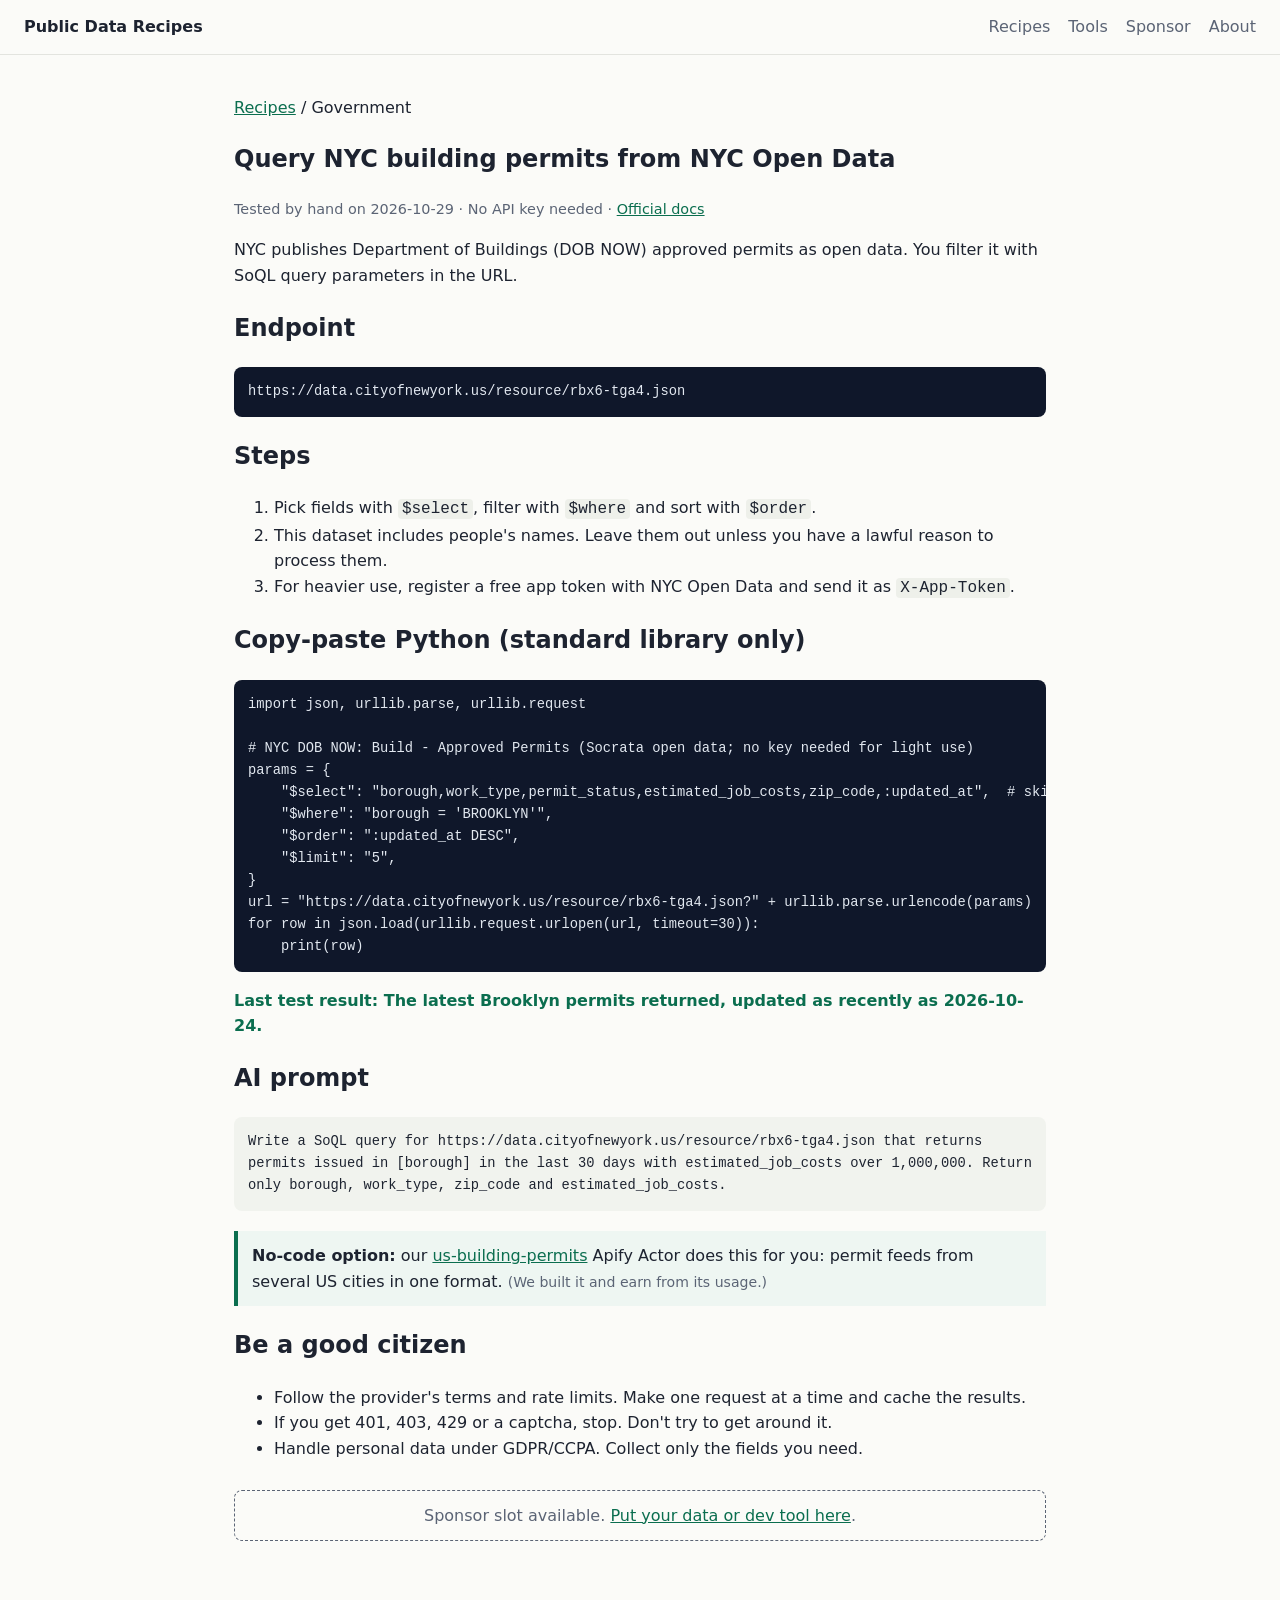
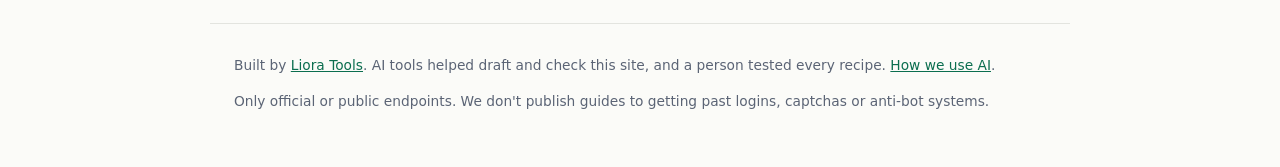
<file: public-data-recipes/recipes/nyc-building-permits-api.html>
<!doctype html>
<html lang="en"><head><meta charset="utf-8"><meta name="viewport" content="width=device-width,initial-scale=1">
<title>Query NYC building permits from NYC Open Data · Public Data Recipes</title>
<meta name="description" content="NYC publishes Department of Buildings (DOB NOW) approved permits as open data. You filter it with SoQL query parameters in the URL.">
<link rel="canonical" href="https://liorablyth.github.io/public-data-recipes/recipes/nyc-building-permits-api.html">
<link rel="stylesheet" href="../style.css">
</head><body>
<header class="top"><a class="brand" href="../index.html">Public Data Recipes</a>
<nav><a href="../index.html#recipes">Recipes</a><a href="../tools.html">Tools</a><a href="../sponsor.html">Sponsor</a><a href="../about.html">About</a></nav></header>
<main><article class="recipe">
<p class="crumb"><a href="../index.html#recipes">Recipes</a> / Government</p>
<h1>Query NYC building permits from NYC Open Data</h1>
<p class="meta">Tested by hand on 2026-10-29 · No API key needed · <a href="https://dev.socrata.com/foundry/data.cityofnewyork.us/rbx6-tga4" rel="nofollow">Official docs</a></p>
<p>NYC publishes Department of Buildings (DOB NOW) approved permits as open data. You filter it with SoQL query parameters in the URL.</p>
<h2>Endpoint</h2><pre><code>https://data.cityofnewyork.us/resource/rbx6-tga4.json</code></pre>
<h2>Steps</h2><ol><li>Pick fields with <code>$select</code>, filter with <code>$where</code> and sort with <code>$order</code>.</li><li>This dataset includes people's names. Leave them out unless you have a lawful reason to process them.</li><li>For heavier use, register a free app token with NYC Open Data and send it as <code>X-App-Token</code>.</li></ol>
<h2>Copy-paste Python (standard library only)</h2>
<pre><code>import json, urllib.parse, urllib.request

# NYC DOB NOW: Build - Approved Permits (Socrata open data; no key needed for light use)
params = {
    &quot;$select&quot;: &quot;borough,work_type,permit_status,estimated_job_costs,zip_code,:updated_at&quot;,  # skip personal-name fields
    &quot;$where&quot;: &quot;borough = &#x27;BROOKLYN&#x27;&quot;,
    &quot;$order&quot;: &quot;:updated_at DESC&quot;,
    &quot;$limit&quot;: &quot;5&quot;,
}
url = &quot;https://data.cityofnewyork.us/resource/rbx6-tga4.json?&quot; + urllib.parse.urlencode(params)
for row in json.load(urllib.request.urlopen(url, timeout=30)):
    print(row)
</code></pre>
<p class="ok">Last test result: The latest Brooklyn permits returned, updated as recently as 2026-10-24.</p>
<h2>AI prompt</h2><pre class="prompt">Write a SoQL query for https://data.cityofnewyork.us/resource/rbx6-tga4.json that returns permits issued in [borough] in the last 30 days with estimated_job_costs over 1,000,000. Return only borough, work_type, zip_code and estimated_job_costs.</pre>
<div class="cta"><strong>No-code option:</strong> our <a href="https://apify.com/liora-tools/us-building-permits">us-building-permits</a> Apify Actor does this for you: permit feeds from several US cities in one format. <span class="disc">(We built it and earn from its usage.)</span></div>
<h2>Be a good citizen</h2><ul><li>Follow the provider's terms and rate limits. Make one request at a time and cache the results.</li><li>If you get 401, 403, 429 or a captcha, stop. Don't try to get around it.</li><li>Handle personal data under GDPR/CCPA. Collect only the fields you need.</li></ul>
<aside class="slot">Sponsor slot available. <a href="../sponsor.html">Put your data or dev tool here</a>.</aside>
</article></main>
<footer><p>Built by <a href="https://apify.com/liora-tools">Liora Tools</a>. AI tools helped draft and check this site, and a person tested every recipe. <a href="../about.html#ai">How we use AI</a>.</p>
<p>Only official or public endpoints. We don't publish guides to getting past logins, captchas or anti-bot systems.</p></footer>
</body></html>
</file>
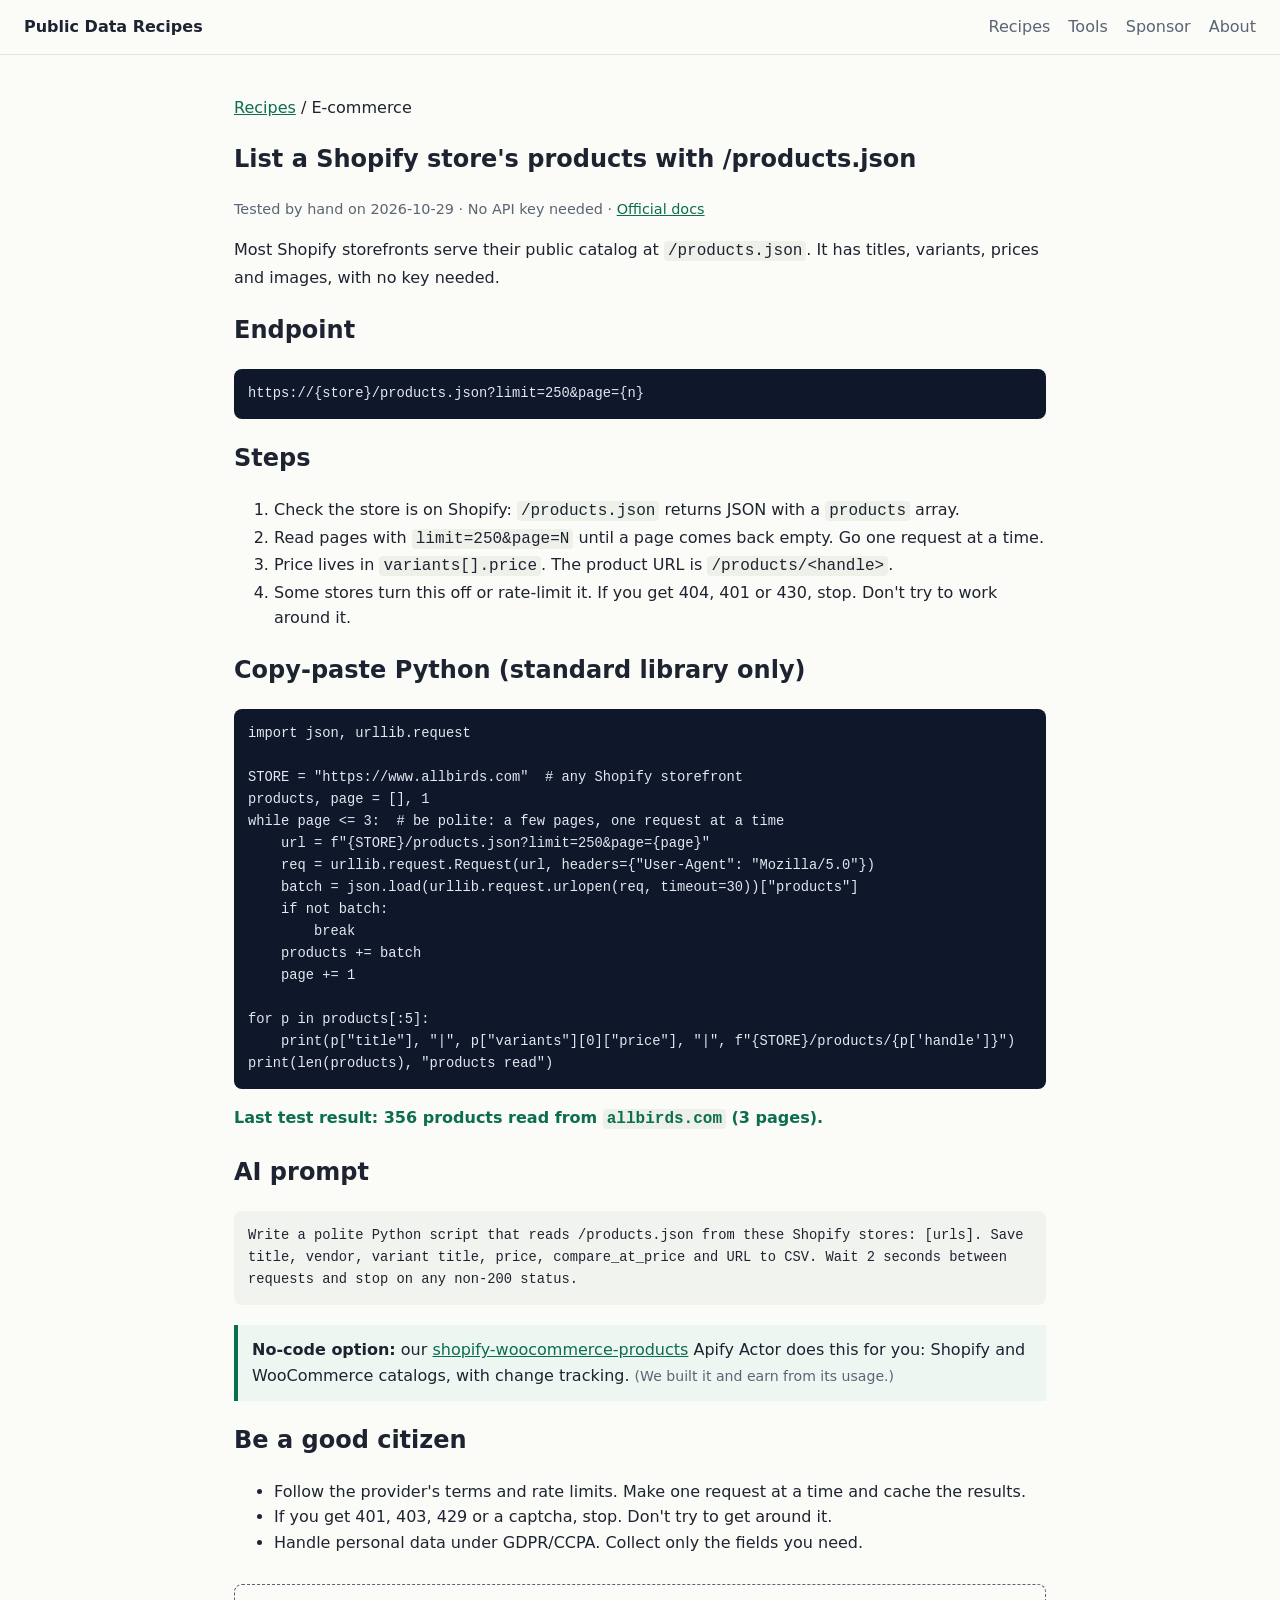
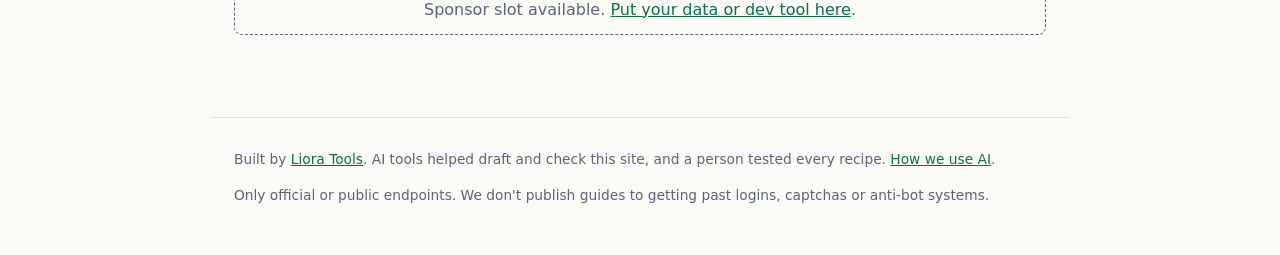
<file: public-data-recipes/recipes/shopify-products-json.html>
<!doctype html>
<html lang="en"><head><meta charset="utf-8"><meta name="viewport" content="width=device-width,initial-scale=1">
<title>List a Shopify store&#x27;s products with /products.json · Public Data Recipes</title>
<meta name="description" content="Most Shopify storefronts serve their public catalog at /products.json. It has titles, variants, prices and images, with no key needed.">
<link rel="canonical" href="https://liorablyth.github.io/public-data-recipes/recipes/shopify-products-json.html">
<link rel="stylesheet" href="../style.css">
</head><body>
<header class="top"><a class="brand" href="../index.html">Public Data Recipes</a>
<nav><a href="../index.html#recipes">Recipes</a><a href="../tools.html">Tools</a><a href="../sponsor.html">Sponsor</a><a href="../about.html">About</a></nav></header>
<main><article class="recipe">
<p class="crumb"><a href="../index.html#recipes">Recipes</a> / E-commerce</p>
<h1>List a Shopify store&#x27;s products with /products.json</h1>
<p class="meta">Tested by hand on 2026-10-29 · No API key needed · <a href="https://shopify.dev/docs/storefronts/themes/architecture/templates/product#the-product-object" rel="nofollow">Official docs</a></p>
<p>Most Shopify storefronts serve their public catalog at <code>/products.json</code>. It has titles, variants, prices and images, with no key needed.</p>
<h2>Endpoint</h2><pre><code>https://{store}/products.json?limit=250&amp;page={n}</code></pre>
<h2>Steps</h2><ol><li>Check the store is on Shopify: <code>/products.json</code> returns JSON with a <code>products</code> array.</li><li>Read pages with <code>limit=250&amp;page=N</code> until a page comes back empty. Go one request at a time.</li><li>Price lives in <code>variants[].price</code>. The product URL is <code>/products/&lt;handle&gt;</code>.</li><li>Some stores turn this off or rate-limit it. If you get 404, 401 or 430, stop. Don't try to work around it.</li></ol>
<h2>Copy-paste Python (standard library only)</h2>
<pre><code>import json, urllib.request

STORE = &quot;https://www.allbirds.com&quot;  # any Shopify storefront
products, page = [], 1
while page &lt;= 3:  # be polite: a few pages, one request at a time
    url = f&quot;{STORE}/products.json?limit=250&amp;page={page}&quot;
    req = urllib.request.Request(url, headers={&quot;User-Agent&quot;: &quot;Mozilla/5.0&quot;})
    batch = json.load(urllib.request.urlopen(req, timeout=30))[&quot;products&quot;]
    if not batch:
        break
    products += batch
    page += 1

for p in products[:5]:
    print(p[&quot;title&quot;], &quot;|&quot;, p[&quot;variants&quot;][0][&quot;price&quot;], &quot;|&quot;, f&quot;{STORE}/products/{p[&#x27;handle&#x27;]}&quot;)
print(len(products), &quot;products read&quot;)
</code></pre>
<p class="ok">Last test result: 356 products read from <code>allbirds.com</code> (3 pages).</p>
<h2>AI prompt</h2><pre class="prompt">Write a polite Python script that reads /products.json from these Shopify stores: [urls]. Save title, vendor, variant title, price, compare_at_price and URL to CSV. Wait 2 seconds between requests and stop on any non-200 status.</pre>
<div class="cta"><strong>No-code option:</strong> our <a href="https://apify.com/liora-tools/shopify-woocommerce-products">shopify-woocommerce-products</a> Apify Actor does this for you: Shopify and WooCommerce catalogs, with change tracking. <span class="disc">(We built it and earn from its usage.)</span></div>
<h2>Be a good citizen</h2><ul><li>Follow the provider's terms and rate limits. Make one request at a time and cache the results.</li><li>If you get 401, 403, 429 or a captcha, stop. Don't try to get around it.</li><li>Handle personal data under GDPR/CCPA. Collect only the fields you need.</li></ul>
<aside class="slot">Sponsor slot available. <a href="../sponsor.html">Put your data or dev tool here</a>.</aside>
</article></main>
<footer><p>Built by <a href="https://apify.com/liora-tools">Liora Tools</a>. AI tools helped draft and check this site, and a person tested every recipe. <a href="../about.html#ai">How we use AI</a>.</p>
<p>Only official or public endpoints. We don't publish guides to getting past logins, captchas or anti-bot systems.</p></footer>
</body></html>
</file>
<file: public-data-recipes/style.css>
:root{--fg:#1d2330;--mut:#5b6475;--bg:#fbfbf8;--acc:#0b6e4f;--line:#e3e4df}
*{box-sizing:border-box}body{margin:0;font:16px/1.6 system-ui,-apple-system,Segoe UI,sans-serif;color:var(--fg);background:var(--bg)}
.top{display:flex;justify-content:space-between;align-items:center;padding:14px 24px;border-bottom:1px solid var(--line);flex-wrap:wrap;gap:8px}
.brand{font-weight:700;color:var(--fg);text-decoration:none}nav a{margin-left:18px;color:var(--mut);text-decoration:none}nav a:hover{color:var(--acc)}
main{max-width:860px;margin:0 auto;padding:24px}a{color:var(--acc)}
.hero h1{font-size:2.1rem;line-height:1.2;margin-bottom:8px}.meta{color:var(--mut);font-size:.9rem}
.grid{display:grid;grid-template-columns:repeat(auto-fill,minmax(240px,1fr));gap:14px}
.card{display:block;border:1px solid var(--line);border-radius:10px;padding:14px;background:#fff;color:var(--fg);text-decoration:none}
.card:hover{border-color:var(--acc)}.card h3{margin:.3em 0;font-size:1.05rem}.card p{margin:0;color:var(--mut);font-size:.92rem}
.tag{font-size:.75rem;text-transform:uppercase;letter-spacing:.05em;color:var(--acc)}
pre{background:#0f172a;color:#e2e8f0;padding:14px;border-radius:8px;overflow:auto;font-size:.86rem}pre.prompt{white-space:pre-wrap;background:#f1f3ee;color:var(--fg)}
code{font-family:ui-monospace,Menlo,Consolas,monospace}p code,li code{background:#eef0ea;padding:1px 4px;border-radius:4px}
.ok{color:var(--acc);font-weight:600}.cta{border-left:4px solid var(--acc);background:#eef6f2;padding:12px 14px;margin:20px 0}.disc{color:var(--mut);font-size:.88rem}
.slot{border:1px dashed var(--mut);padding:12px;margin:28px 0;border-radius:8px;text-align:center;color:var(--mut)}
.t{border-collapse:collapse;width:100%}.t td,.t th{border:1px solid var(--line);padding:8px;text-align:left}
.btn{display:inline-block;background:var(--acc);color:#fff;padding:10px 16px;border-radius:8px;text-decoration:none}
footer{max-width:860px;margin:30px auto;padding:16px 24px;border-top:1px solid var(--line);color:var(--mut);font-size:.86rem}
</file>
